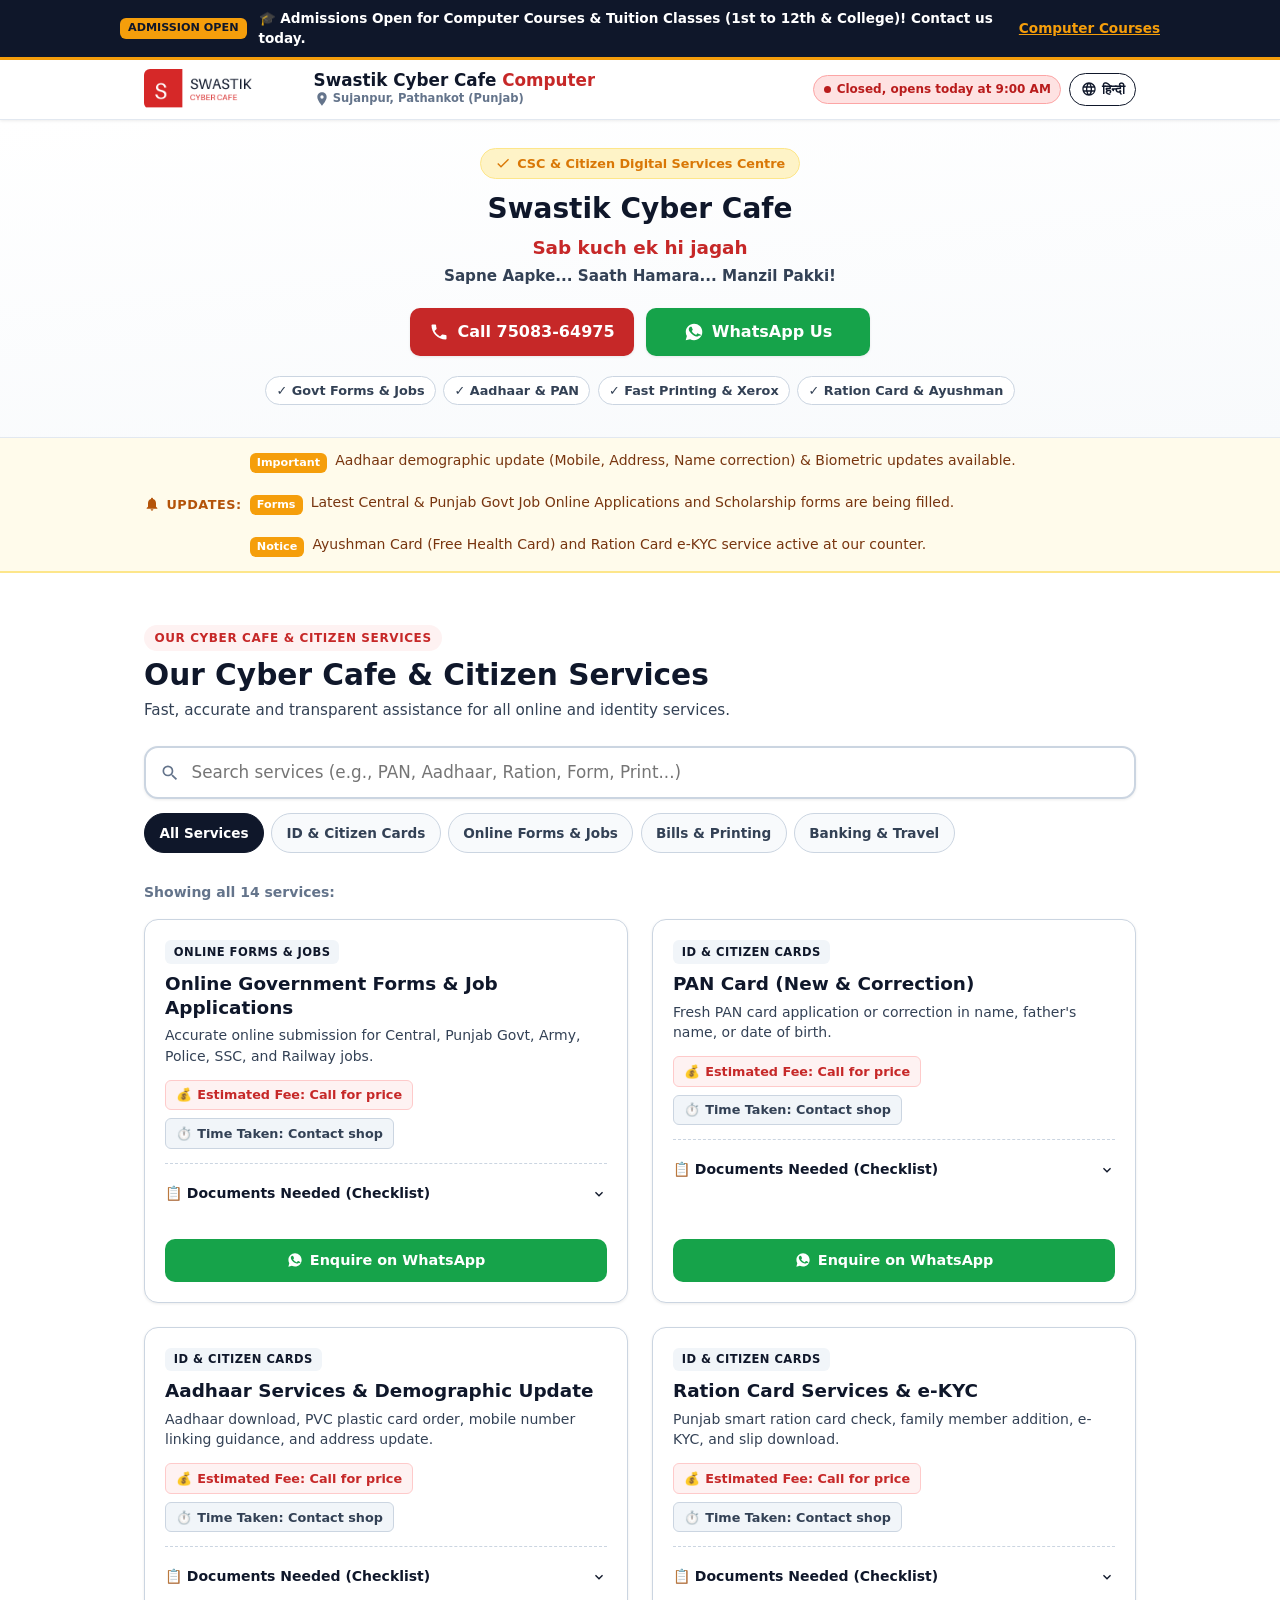
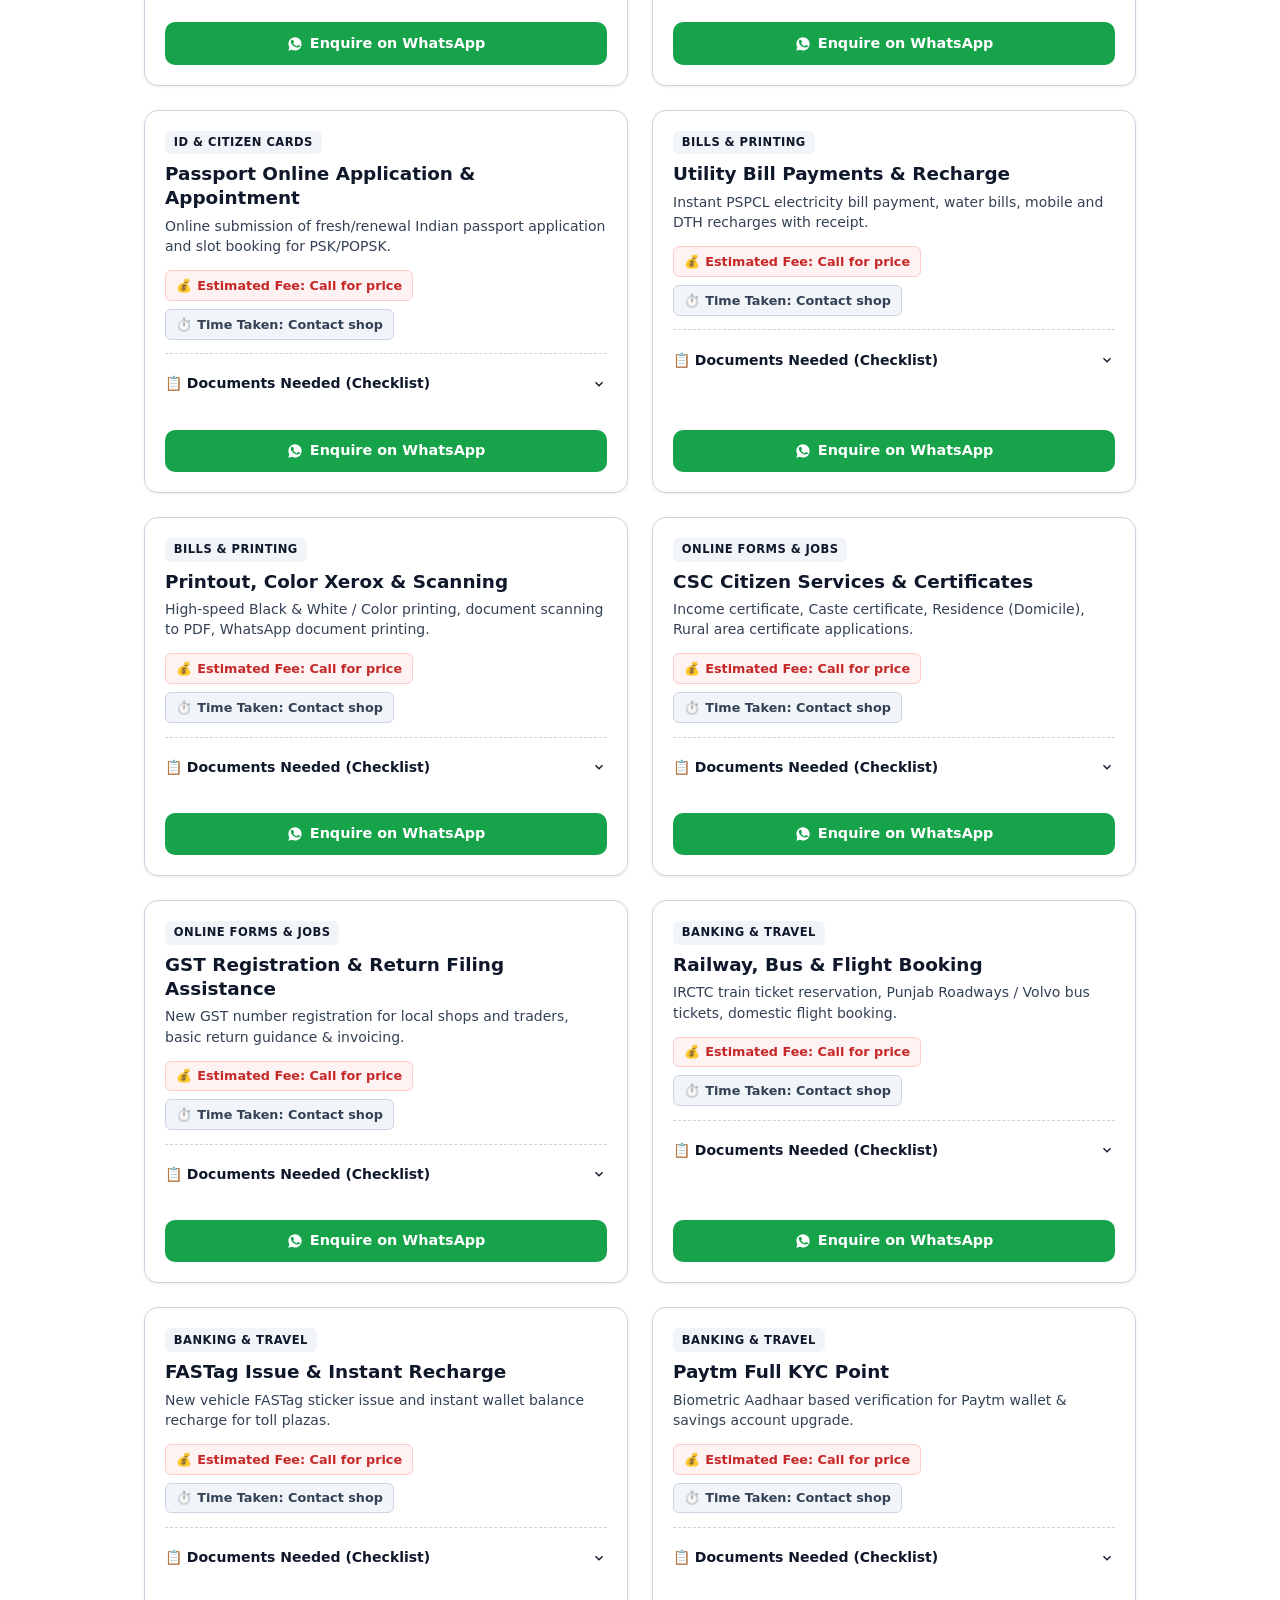
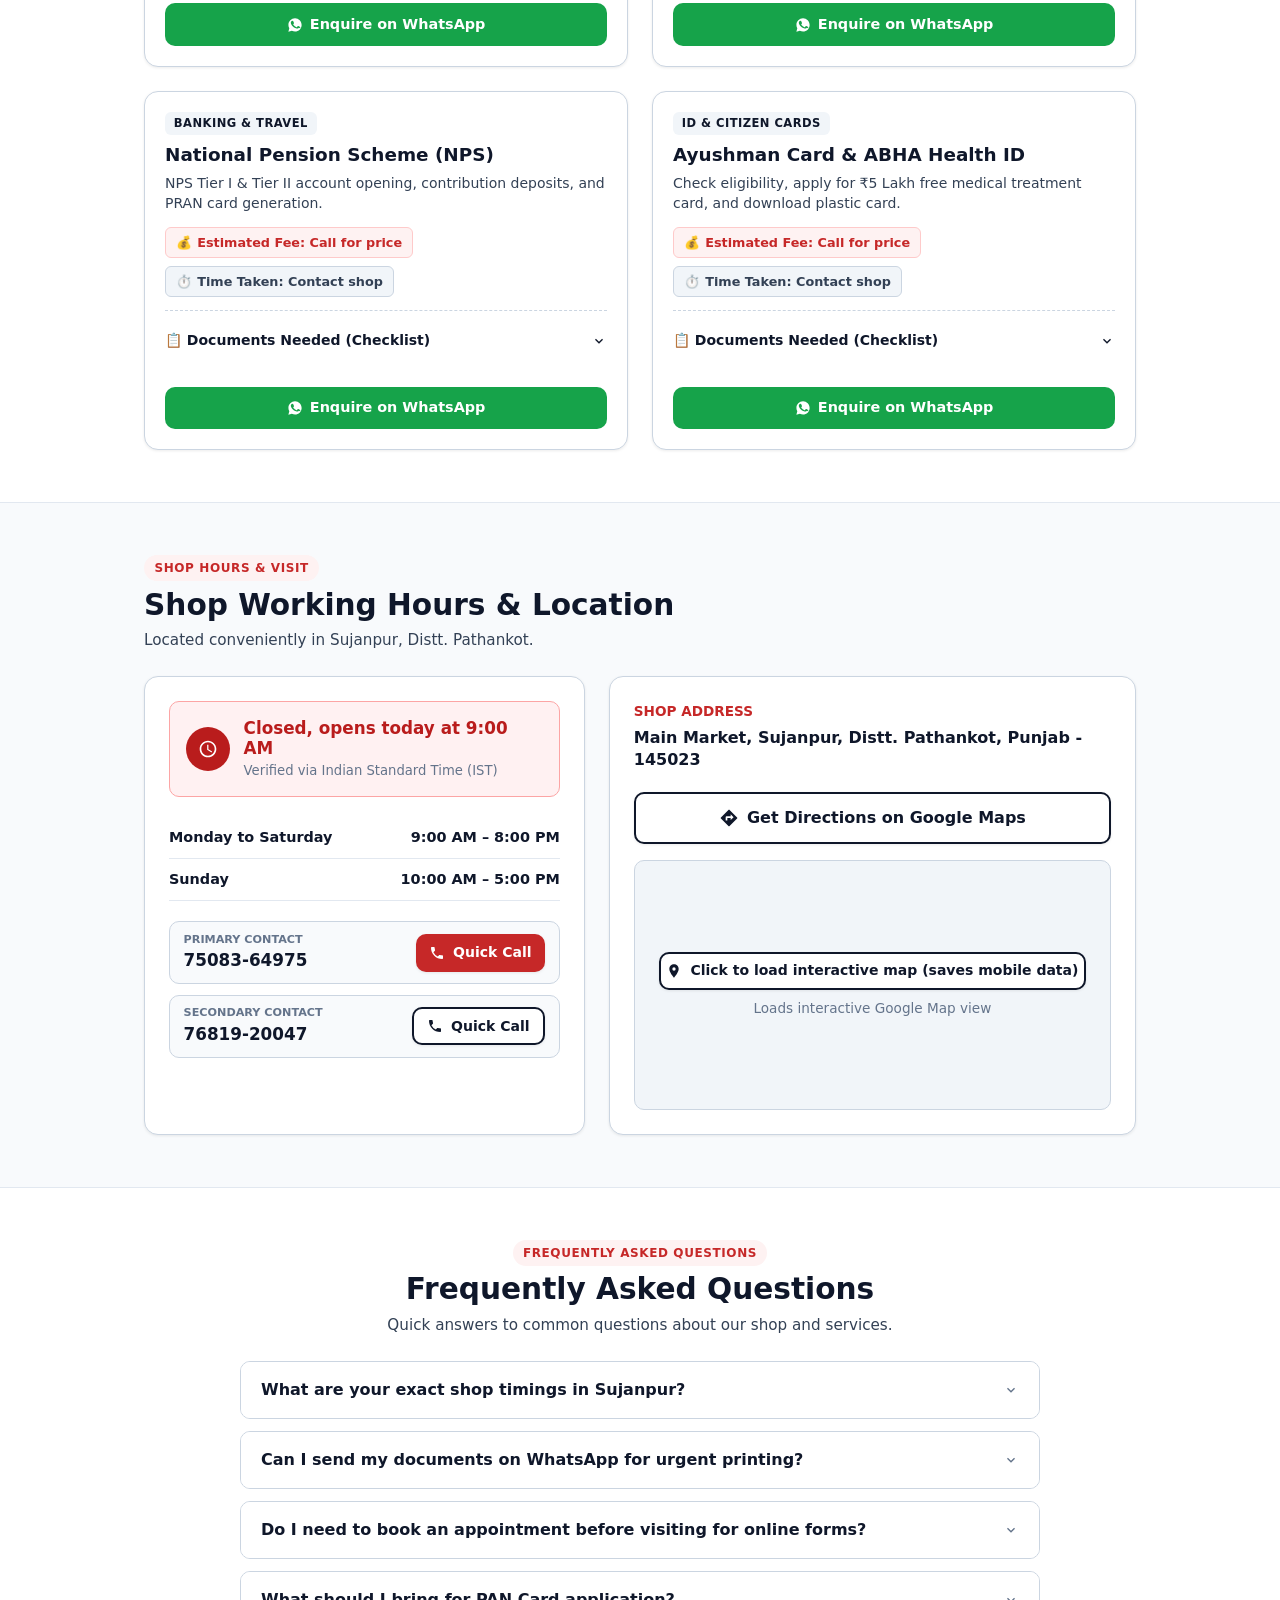
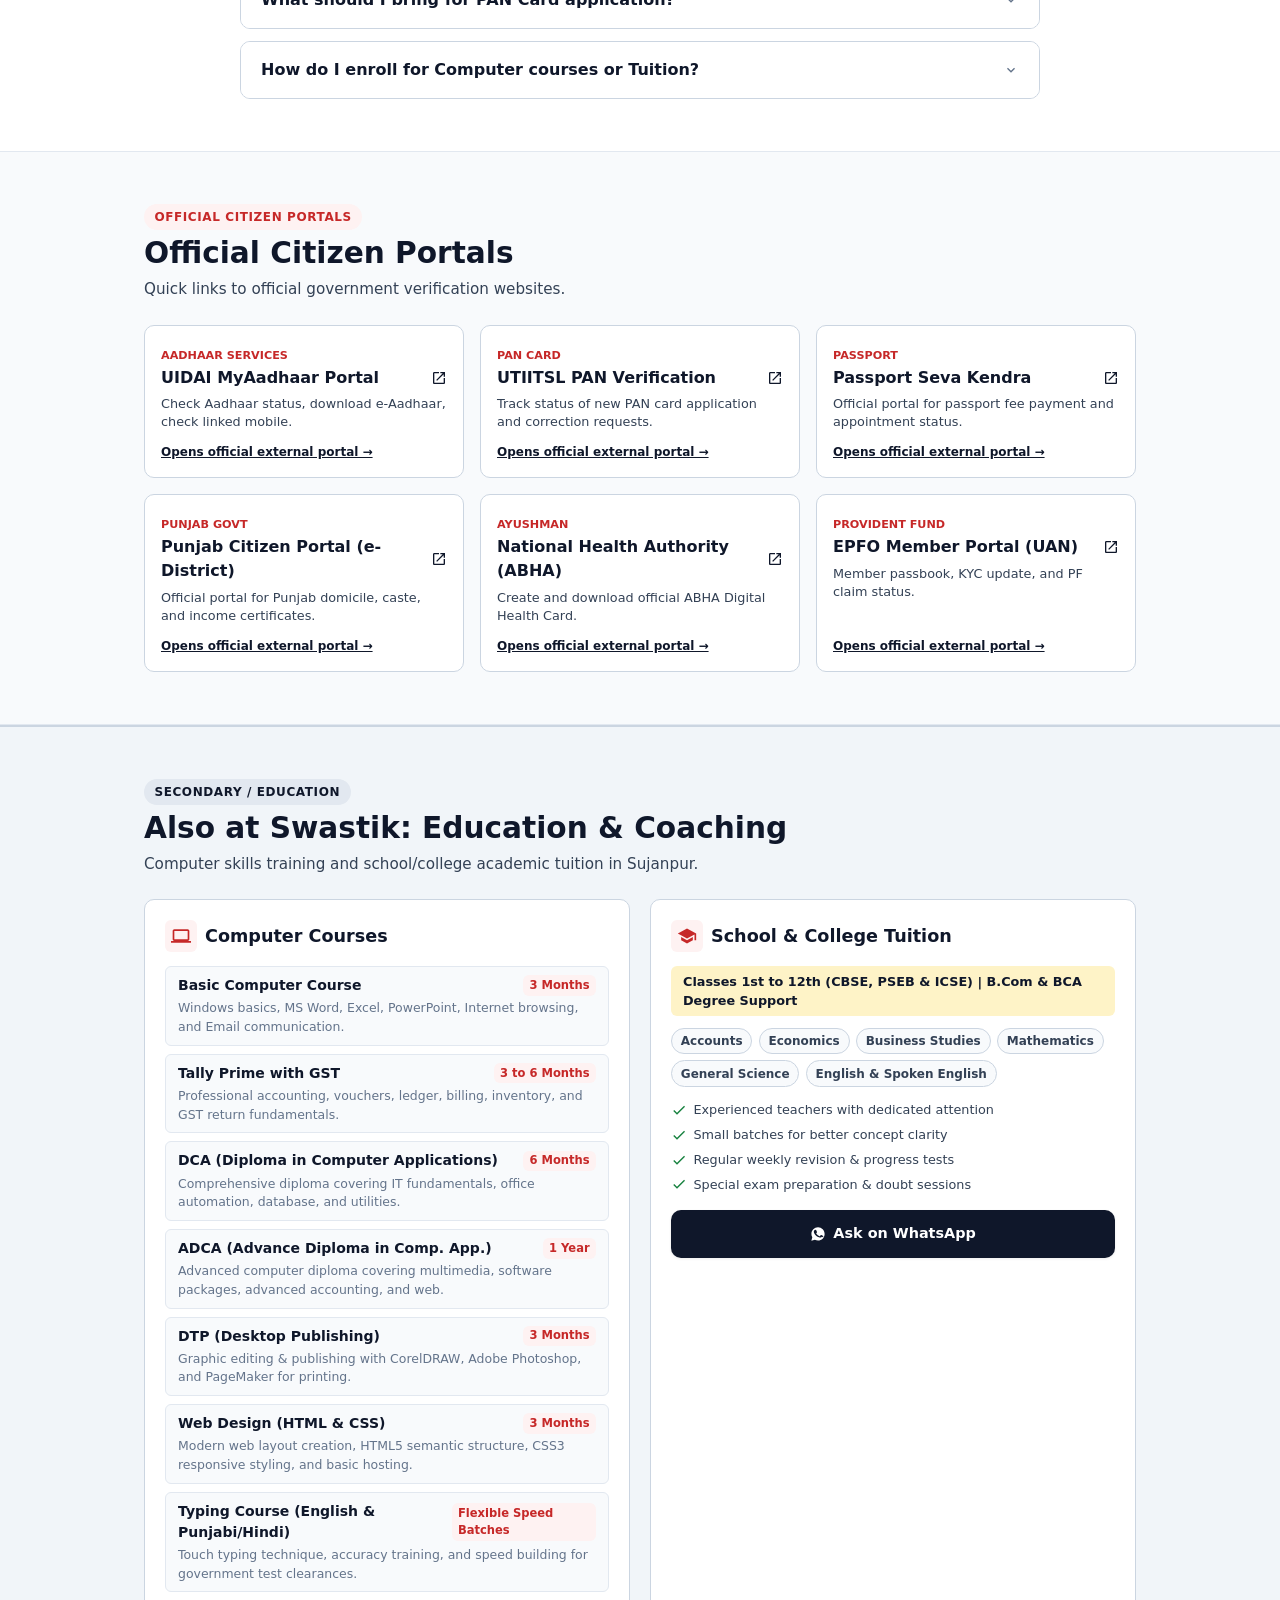
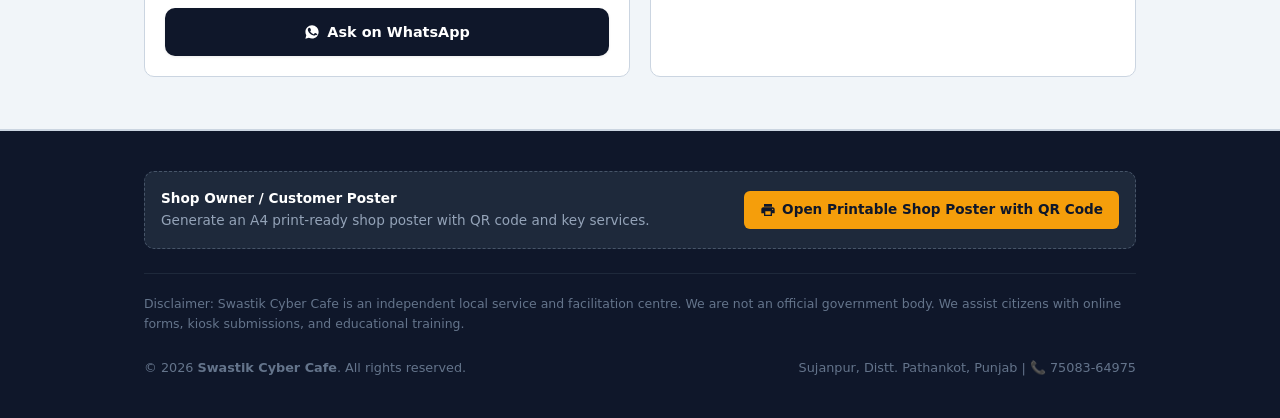
<file: index.html>
<!DOCTYPE html>
<html lang="en">
<head>
  <meta charset="UTF-8">
  <meta name="viewport" content="width=device-width, initial-scale=1.0, maximum-scale=5.0">
  <title>Swastik Cyber Cafe | Sujanpur, Distt. Pathankot, Punjab</title>
  <meta name="description" content="Swastik Cyber Cafe in Sujanpur, Pathankot. Online government forms, PAN Card, Aadhaar updates, Ration Card, Passport, Bill payments, Xerox & Computer education.">
  <meta name="theme-color" content="#c62828">

  <!-- Mobile and PWA Meta -->
  <meta name="apple-mobile-web-app-capable" content="yes">
  <meta name="apple-mobile-web-app-status-bar-style" content="default">
  
  <!-- Direct CSS (Zero external webfonts for ultra-fast 3G performance) -->
  <link rel="stylesheet" href="style.css">
</head>
<body>

  <!-- Inline SVG Icon Sprite (Zero network requests, instant rendering on 3G) -->
  <svg xmlns="http://www.w3.org/2000/svg" style="display: none;">
    <symbol id="icon-phone" viewBox="0 0 24 24">
      <path d="M6.62 10.79a15.053 15.053 0 006.59 6.59l2.2-2.2c.27-.27.67-.36 1.02-.24 1.12.37 2.33.57 3.57.57.55 0 1 .45 1 1V20c0 .55-.45 1-1 1-9.39 0-17-7.61-17-17 0-.55.45-1 1-1h3.5c.55 0 1 .45 1 1 0 1.25.2 2.45.57 3.57.11.35.03.74-.25 1.02l-2.2 2.2z"/>
    </symbol>
    <symbol id="icon-whatsapp" viewBox="0 0 24 24">
      <path d="M12.04 2c-5.46 0-9.91 4.45-9.91 9.91 0 1.75.46 3.45 1.32 4.95L2.05 22l5.25-1.38c1.45.79 3.08 1.21 4.74 1.21 5.46 0 9.91-4.45 9.91-9.91 0-2.65-1.03-5.14-2.9-7.01A9.816 9.816 0 0012.04 2zm5.79 14.05c-.24.67-1.39 1.28-1.92 1.34-.51.06-1.15.08-3.71-.97-3.08-1.27-5.06-4.39-5.22-4.6-.15-.2-1.24-1.65-1.24-3.15 0-1.5 1.02-2.24 1.38-2.54.26-.22.68-.32.92-.32.22 0 .43.01.62.02.2.01.47-.08.73.55.27.65.92 2.24 1 2.4.08.17.14.37.03.59-.11.23-.17.37-.34.57-.17.2-.36.44-.51.59-.17.17-.35.36-.15.7.2.35.89 1.47 1.91 2.38 1.31 1.17 2.42 1.53 2.76 1.7.35.17.55.15.76-.09.21-.24.89-1.04 1.13-1.39.24-.35.48-.29.8-.17.33.12 2.08.98 2.44 1.16.36.18.6.27.69.42.09.15.09.87-.15 1.54z"/>
    </symbol>
    <symbol id="icon-search" viewBox="0 0 24 24">
      <path d="M15.5 14h-.79l-.28-.27A6.471 6.471 0 0016 9.5 6.5 6.5 0 109.5 16c1.61 0 3.09-.59 4.23-1.57l.27.28v.79l5 4.99L20.49 19l-4.99-5zm-6 0C7.01 14 5 11.99 5 9.5S7.01 5 9.5 5 14 7.01 14 9.5 11.99 14 9.5 14z"/>
    </symbol>
    <symbol id="icon-close" viewBox="0 0 24 24">
      <path d="M19 6.41L17.59 5 12 10.59 6.41 5 5 6.41 10.59 12 5 17.59 6.41 19 12 13.41 17.59 19 19 17.59 13.41 12z"/>
    </symbol>
    <symbol id="icon-pin" viewBox="0 0 24 24">
      <path d="M12 2C8.13 2 5 5.13 5 9c0 5.25 7 13 7 13s7-7.75 7-13c0-3.87-3.13-7-7-7zm0 9.5a2.5 2.5 0 010-5 2.5 2.5 0 010 5z"/>
    </symbol>
    <symbol id="icon-clock" viewBox="0 0 24 24">
      <path d="M11.99 2C6.47 2 2 6.48 2 12s4.47 10 9.99 10C17.52 22 22 17.52 22 12S17.52 2 11.99 2zM12 20c-4.42 0-8-3.58-8-8s3.58-8 8-8 8 3.58 8 8-3.58 8-8 8zm.5-13H11v6l5.25 3.15.75-1.23-4.5-2.67z"/>
    </symbol>
    <symbol id="icon-check" viewBox="0 0 24 24">
      <path d="M9 16.17L4.83 12l-1.42 1.41L9 19 21 7l-1.41-1.41z"/>
    </symbol>
    <symbol id="icon-chevron" viewBox="0 0 24 24">
      <path d="M16.59 8.59L12 13.17 7.41 8.59 6 10l6 6 6-6z"/>
    </symbol>
    <symbol id="icon-external" viewBox="0 0 24 24">
      <path d="M19 19H5V5h7V3H5c-1.11 0-2 .9-2 2v14c0 1.1.89 2 2 2h14c1.1 0 2-.9 2-2v-7h-2v7zM14 3v2h3.59l-9.83 9.83 1.41 1.41L19 6.41V10h2V3h-7z"/>
    </symbol>
    <symbol id="icon-globe" viewBox="0 0 24 24">
      <path d="M11.99 2C6.47 2 2 6.48 2 12s4.47 10 9.99 10C17.52 22 22 17.52 22 12S17.52 2 11.99 2zm6.93 6h-2.95a15.65 15.65 0 00-1.38-3.56A8.03 8.03 0 0118.92 8zM12 4.04c.83 1.2 1.48 2.53 1.91 3.96h-3.82c.43-1.43 1.08-2.76 1.91-3.96zM4.26 14C4.1 13.36 4 12.69 4 12s.1-1.36.26-2h3.38c-.08.66-.14 1.32-.14 2 0 .68.06 1.34.14 2H4.26zm.82 2h2.95c.32 1.25.78 2.45 1.38 3.56A7.987 7.987 0 015.08 16zm2.95-8H5.08a7.987 7.987 0 014.02-3.56A15.65 15.65 0 008.03 8zM12 19.96c-.83-1.2-1.48-2.53-1.91-3.96h3.82c-.43 1.43-1.08 2.76-1.91 3.96zM14.34 14H9.66c-.09-.66-.16-1.32-.16-2 0-.68.07-1.35.16-2h4.68c.09.65.16 1.32.16 2 0 .68-.07 1.34-.16 2zm.74 5.56c.6-1.11 1.06-2.31 1.38-3.56h2.95a8.03 8.03 0 01-4.33 3.56zM16.36 14c.08-.66.14-1.32.14-2 0-.68-.06-1.34-.14-2h3.38c.16.64.26 1.31.26 2s-.1 1.36-.26 2h-3.38z"/>
    </symbol>
    <symbol id="icon-bell" viewBox="0 0 24 24">
      <path d="M12 22c1.1 0 2-.9 2-2h-4c0 1.1.89 2 2 2zm6-6v-5c0-3.07-1.64-5.64-4.5-6.32V4c0-.83-.67-1.5-1.5-1.5s-1.5.67-1.5 1.5v.68C7.63 5.36 6 7.92 6 11v5l-2 2v1h16v-1l-2-2z"/>
    </symbol>
    <symbol id="icon-printer" viewBox="0 0 24 24">
      <path d="M19 8H5c-1.66 0-3 1.34-3 3v6h4v4h12v-4h4v-6c0-1.66-1.34-3-3-3zm-3 11H8v-5h8v5zm3-7c-.55 0-1-.45-1-1s.45-1 1-1 1 .45 1 1-.45 1-1 1zm-1-9H6v4h12V3z"/>
    </symbol>
    <symbol id="icon-school" viewBox="0 0 24 24">
      <path d="M5 13.18v4L12 21l7-3.82v-4L12 17l-7-3.82zM12 3L1 9l11 6 9-4.91V17h2V9L12 3z"/>
    </symbol>
    <symbol id="icon-laptop" viewBox="0 0 24 24">
      <path d="M20 18c1.1 0 2-.9 2-2V6c0-1.1-.9-2-2-2H4c-1.1 0-2 .9-2 2v10c0 1.1.9 2 2 2H0v2h24v-2h-4zM4 6h16v10H4V6z"/>
    </symbol>
    <symbol id="icon-directions" viewBox="0 0 24 24">
      <path d="M21.71 11.29l-9-9a.996.996 0 00-1.41 0l-9 9a.996.996 0 000 1.41l9 9c.39.39 1.02.39 1.41 0l9-9a.996.996 0 000-1.41zM14 14.5V12h-4v3H8v-4c0-.55.45-1 1-1h5V7.5l3.5 3.5-3.5 3.5z"/>
    </symbol>
  </svg>

  <!-- 1. TOP ADMISSION OPEN BANNER (Toggleable via data.js) -->
  <aside id="top-admission-banner" class="admission-banner" role="complementary" aria-label="Announcement">
    <div class="admission-content">
      <span class="admission-badge" data-i18n="admissionTag">Admission Open</span>
      <span class="admission-text" id="admission-banner-text">Admissions Open for Computer Courses & Tuition Classes!</span>
      <a href="#section-education" class="admission-link" data-i18n="viewCourses">View Details &rarr;</a>
    </div>
  </aside>

  <!-- 2. HEADER -->
  <header class="header">
    <div class="container">
      <div class="header-inner">
        <!-- Brand Info -->
        <a href="#" class="brand-wrapper" aria-label="Swastik Cyber Cafe Home">
          <img src="assets/logo.png" alt="Swastik Cyber Cafe Logo" class="brand-logo-img" id="shop-logo" width="160" height="44" onerror="this.style.display='none'">
          <div class="brand-info">
            <span class="brand-name" id="header-brand-name">Swastik <span>Cyber Cafe</span></span>
            <span class="brand-location">
              <svg class="icon icon-sm" aria-hidden="true"><use href="#icon-pin"></use></svg>
              <span id="header-location">Sujanpur, Pathankot</span>
            </span>
          </div>
        </a>

        <!-- Header Actions: IST Status Pill & Language Switcher -->
        <div class="header-actions">
          <!-- Real-Time IST Status Pill -->
          <div id="header-status-pill" class="status-pill is-open" title="Current shop status based on Indian Standard Time">
            <span class="status-dot"></span>
            <span id="header-status-text" class="status-text-full">Open now</span>
            <span id="header-status-text-short" class="status-text-short">Open</span>
          </div>

          <!-- Language Selector Button -->
          <button id="lang-toggle-btn" class="lang-toggle-btn" type="button" aria-label="Switch Language">
            <svg class="icon icon-sm" aria-hidden="true"><use href="#icon-globe"></use></svg>
            <span id="current-lang-label">हिन्दी</span>
          </button>
        </div>
      </div>
    </div>
  </header>

  <main>
    <!-- 3. HERO SECTION -->
    <section class="hero" aria-labelledby="hero-main-title">
      <div class="container">
        <div class="hero-box">
          <div class="hero-trust-tag">
            <svg class="icon icon-sm" aria-hidden="true"><use href="#icon-check"></use></svg>
            <span>CSC & Citizen Digital Services Centre</span>
          </div>

          <h1 id="hero-main-title" class="hero-title">
            <span id="hero-name">Swastik Cyber Cafe</span>
          </h1>

          <div class="hero-taglines">
            <p class="hero-tagline-1" id="hero-tagline-1">Sab kuch ek hi jagah</p>
            <p class="hero-tagline-2" id="hero-tagline-2">Sapne Aapke... Saath Hamara... Manzil Pakki!</p>
          </div>

          <!-- Big Action Buttons -->
          <div class="hero-cta-grid">
            <a href="tel:7508364975" class="btn btn-primary-red" id="hero-call-btn">
              <svg class="icon" aria-hidden="true"><use href="#icon-phone"></use></svg>
              <span data-i18n="callUs">Call 75083-64975</span>
            </a>
            <a href="https://wa.me/917508364975?text=Hi%20Swastik%20Cafe%2C%20I%20have%20an%20inquiry." class="btn btn-whatsapp" id="hero-wa-btn" target="_blank" rel="noopener noreferrer">
              <svg class="icon" aria-hidden="true"><use href="#icon-whatsapp"></use></svg>
              <span data-i18n="whatsAppUs">WhatsApp Us</span>
            </a>
          </div>

          <!-- Trust & Service Badges -->
          <div class="hero-highlights">
            <span class="highlight-pill">✓ Govt Forms & Jobs</span>
            <span class="highlight-pill">✓ Aadhaar & PAN</span>
            <span class="highlight-pill">✓ Fast Printing & Xerox</span>
            <span class="highlight-pill">✓ Ration Card & Ayushman</span>
          </div>
        </div>
      </div>
    </section>

    <!-- 4. LATEST UPDATES STRIP (Auto-hidden if empty in data.js) -->
    <section id="updates-strip" class="updates-section" aria-label="Latest Notices & Form Updates">
      <div class="container">
        <div class="updates-inner">
          <div class="updates-header-label">
            <svg class="icon icon-sm" aria-hidden="true"><use href="#icon-bell"></use></svg>
            <span>Updates:</span>
          </div>
          <div class="updates-list" id="updates-list-container">
            <!-- Populated dynamically from data.js -->
          </div>
        </div>
      </div>
    </section>

    <!-- 5. SERVICE FINDER & SERVICES DIRECTORY (CORE FEATURE) -->
    <section id="section-services" class="section" aria-labelledby="services-heading">
      <div class="container">
        <div class="section-header">
          <span class="section-tag" data-i18n="ourServices">Cyber Cafe Services</span>
          <h2 id="services-heading" class="section-title" data-i18n="ourServices">Our Cyber Cafe & Citizen Services</h2>
          <p class="section-subtitle" data-i18n="servicesSubtitle">Search a service to see required documents, fee and processing time.</p>
        </div>

        <!-- Search Box & Category Filters -->
        <div class="finder-controls">
          <div class="search-box-wrapper">
            <svg class="icon search-icon-decor" aria-hidden="true"><use href="#icon-search"></use></svg>
            <input 
              type="search" 
              id="service-search-input" 
              class="service-search-input" 
              placeholder="Search services (e.g., PAN, Aadhaar, Ration, Form, Print...)" 
              aria-label="Search services"
              autocomplete="off"
            >
            <button id="search-clear-btn" class="search-clear-btn" type="button" aria-label="Clear Search" style="display: none;">
              <svg class="icon icon-sm" aria-hidden="true"><use href="#icon-close"></use></svg>
            </button>
          </div>

          <!-- Category Filter Pills -->
          <div class="category-pills" id="category-pills-container" role="tablist" aria-label="Service Categories">
            <!-- Injected via JavaScript from data.js -->
          </div>
        </div>

        <!-- Real-time Result Count Info -->
        <div id="search-info-bar" class="search-results-info" aria-live="polite"></div>

        <!-- Services Grid Container -->
        <div class="services-grid" id="services-grid-container">
          <!-- Injected dynamically via JavaScript -->
        </div>

        <!-- No Results Fallback Box -->
        <div id="no-services-found" class="no-results-box" style="display: none;">
          <p id="no-services-msg">No services match your search query. Try searching 'forms', 'pan', 'card' or call us directly.</p>
          <div style="display: flex; gap: 0.75rem; justify-content: center; flex-wrap: wrap;">
            <button id="reset-search-btn" class="btn btn-outline btn-sm" type="button" data-i18n="clearSearch">Clear Search</button>
            <a href="tel:7508364975" class="btn btn-primary-red btn-sm" data-i18n="callNow">Call Now</a>
          </div>
        </div>
      </div>
    </section>

    <!-- 6. OPEN/CLOSED STATUS, TIMINGS & LOCATION -->
    <section id="section-contact" class="section section-alt" aria-labelledby="contact-heading">
      <div class="container">
        <div class="section-header">
          <span class="section-tag">Shop Hours & Visit</span>
          <h2 id="contact-heading" class="section-title" data-i18n="workingHoursTitle">Shop Working Hours & Location</h2>
          <p class="section-subtitle" data-i18n="workingHoursSubtitle">Located conveniently in Sujanpur, Distt. Pathankot.</p>
        </div>

        <div class="contact-grid">
          <!-- Card 1: Live IST Status & Timings -->
          <div class="contact-card">
            <!-- Dynamic IST Detailed Status Box -->
            <div id="ist-detail-box" class="ist-status-detail-box is-open">
              <div class="ist-status-icon-wrap">
                <svg class="icon" aria-hidden="true"><use href="#icon-clock"></use></svg>
              </div>
              <div>
                <div id="ist-detail-title" class="ist-status-text-title">Open now, closes at 8:00 PM</div>
                <div class="ist-status-text-sub" id="ist-detail-sub">Indian Standard Time (IST)</div>
              </div>
            </div>

            <!-- Weekly Schedule Table -->
            <table class="schedule-table" id="schedule-table">
              <tbody>
                <!-- Populated dynamically from data.js -->
              </tbody>
            </table>

            <!-- Quick Direct Phone Numbers -->
            <div class="contact-numbers-block">
              <div class="phone-action-row">
                <div class="phone-label-group">
                  <span class="phone-type-tag">Primary Contact</span>
                  <span class="phone-digits">75083-64975</span>
                </div>
                <a href="tel:7508364975" class="btn btn-primary-red btn-sm" aria-label="Call Primary Number">
                  <svg class="icon icon-sm" aria-hidden="true"><use href="#icon-phone"></use></svg>
                  <span data-i18n="quickCall">Call</span>
                </a>
              </div>

              <div class="phone-action-row">
                <div class="phone-label-group">
                  <span class="phone-type-tag">Secondary Contact</span>
                  <span class="phone-digits">76819-20047</span>
                </div>
                <a href="tel:7681920047" class="btn btn-outline btn-sm" aria-label="Call Secondary Number">
                  <svg class="icon icon-sm" aria-hidden="true"><use href="#icon-phone"></use></svg>
                  <span data-i18n="quickCall">Call</span>
                </a>
              </div>
            </div>
          </div>

          <!-- Card 2: Location & Lazy Google Map -->
          <div class="contact-card location-card">
            <div class="address-box">
              <div class="address-title">Shop Address</div>
              <p class="address-text" id="contact-address-text">
                Main Market, Sujanpur, Distt. Pathankot, Punjab - 145023
              </p>
            </div>

            <div style="margin-bottom: 1rem;">
              <a id="get-directions-btn" href="https://maps.google.com/?q=Sujanpur+Pathankot+Punjab" target="_blank" rel="noopener noreferrer" class="btn btn-outline" style="width: 100%;">
                <svg class="icon" aria-hidden="true"><use href="#icon-directions"></use></svg>
                <span data-i18n="getDirections">Get Directions on Google Maps</span>
              </a>
            </div>

            <!-- Lazy Loaded Map Box (Saves 3G Data until user clicks or views) -->
            <div class="map-wrapper" id="map-container">
              <div class="map-lazy-trigger" id="map-lazy-trigger">
                <button type="button" id="load-map-btn" class="btn btn-outline btn-sm">
                  <svg class="icon icon-sm" aria-hidden="true"><use href="#icon-pin"></use></svg>
                  <span data-i18n="loadMap">Click to load interactive map</span>
                </button>
                <p>Loads interactive Google Map view</p>
              </div>
            </div>
          </div>
        </div>
      </div>
    </section>

    <!-- 7. FAQ ACCORDION -->
    <section id="section-faq" class="section" aria-labelledby="faq-heading">
      <div class="container">
        <div class="section-header" style="text-align: center;">
          <span class="section-tag" data-i18n="faqTitle">Questions & Answers</span>
          <h2 id="faq-heading" class="section-title" data-i18n="faqTitle">Frequently Asked Questions</h2>
          <p class="section-subtitle" data-i18n="faqSubtitle">Quick answers to common questions about our shop and services.</p>
        </div>

        <div class="faq-list" id="faq-list-container">
          <!-- Injected dynamically from data.js -->
        </div>
      </div>
    </section>

    <!-- 8. USEFUL CITIZEN & GOVT LINKS -->
    <section id="section-links" class="section section-alt" aria-labelledby="links-heading">
      <div class="container">
        <div class="section-header">
          <span class="section-tag" data-i18n="usefulLinksTitle">Official Portals</span>
          <h2 id="links-heading" class="section-title" data-i18n="usefulLinksTitle">Official Citizen Portals</h2>
          <p class="section-subtitle" data-i18n="usefulLinksSubtitle">Direct links to official verification portals (Aadhaar, PAN, Passport, e-District).</p>
        </div>

        <div class="useful-links-grid" id="useful-links-container">
          <!-- Injected dynamically from data.js -->
        </div>
      </div>
    </section>

    <!-- 9. "ALSO AT SWASTIK" (SECONDARY: COMPUTER COURSES & TUITION - COMPACT & LOW-KEY) -->
    <section id="section-education" class="section secondary-education-section" aria-labelledby="edu-heading">
      <div class="container">
        <div class="section-header">
          <span class="section-tag" style="background-color: #e2e8f0; color: var(--color-deep-navy);">Secondary / Education</span>
          <h2 id="edu-heading" class="section-title" data-i18n="alsoAtSwastik">Also at Swastik: Education & Coaching</h2>
          <p class="section-subtitle" data-i18n="alsoSubtitle">Computer skills training and school/college academic tuition in Sujanpur.</p>
        </div>

        <div class="education-compact-grid">
          <!-- Compact Card 1: Computer Courses -->
          <div class="edu-card">
            <div class="edu-header-row">
              <div class="edu-header-icon">
                <svg class="icon" aria-hidden="true"><use href="#icon-laptop"></use></svg>
              </div>
              <h3 class="edu-header-title" data-i18n="viewCourses">Computer Courses</h3>
            </div>

            <div class="courses-compact-list" id="courses-list-container">
              <!-- Injected from data.js -->
            </div>

            <a href="https://wa.me/917508364975?text=Hi%20Swastik%20Cafe%2C%20I%20want%20to%20inquire%20about%20Computer%20Courses." target="_blank" rel="noopener noreferrer" class="btn btn-card-wa" style="background-color: var(--color-deep-navy);">
              <svg class="icon icon-sm" aria-hidden="true"><use href="#icon-whatsapp"></use></svg>
              <span data-i18n="askOnWhatsApp">Ask on WhatsApp</span>
            </a>
          </div>

          <!-- Compact Card 2: Academic Tuition (Visually smaller/subordinate) -->
          <div class="edu-card">
            <div class="edu-header-row">
              <div class="edu-header-icon">
                <svg class="icon" aria-hidden="true"><use href="#icon-school"></use></svg>
              </div>
              <h3 class="edu-header-title" data-i18n="viewTuition">Academic Tuition</h3>
            </div>

            <div class="tuition-grades-badge" id="tuition-grades-badge">
              Classes 1st to 12th & College (B.Com, BCA)
            </div>

            <div class="tuition-subjects-list" id="tuition-subjects-container">
              <!-- Injected from data.js -->
            </div>

            <ul class="tuition-features-list" id="tuition-features-container">
              <!-- Injected from data.js -->
            </ul>

            <a href="https://wa.me/917508364975?text=Hi%20Swastik%20Cafe%2C%20I%20want%20to%20inquire%20about%20Tuition%20classes." target="_blank" rel="noopener noreferrer" class="btn btn-card-wa" style="background-color: var(--color-deep-navy);">
              <svg class="icon icon-sm" aria-hidden="true"><use href="#icon-whatsapp"></use></svg>
              <span data-i18n="askOnWhatsApp">Ask on WhatsApp</span>
            </a>
          </div>
        </div>
      </div>
    </section>
  </main>

  <!-- 10. FOOTER -->
  <footer class="footer">
    <div class="container">
      <div class="footer-inner">
        <!-- Print Standee / Poster Box -->
        <div class="footer-print-box">
          <div class="footer-print-text">
            <strong data-i18n="printFlyerNotice">Printable Shop Counter Poster / Standee</strong>
            <span>Generate an A4 print-ready shop poster with QR code and key services.</span>
          </div>
          <a href="print.html" target="_blank" class="footer-print-btn">
            <svg class="icon icon-sm" aria-hidden="true"><use href="#icon-printer"></use></svg>
            <span data-i18n="printFlyerLink">Open Printable Poster (QR Code)</span>
          </a>
        </div>

        <!-- Legal Disclaimer (Explicitly required) -->
        <div class="footer-disclaimer" data-i18n="disclaimer">
          Disclaimer: Swastik Cyber Cafe is an independent local service and facilitation centre. We are not an official government body. We assist citizens with online forms, kiosk submissions, and educational training.
        </div>

        <div class="footer-bottom-row">
          <div>
            &copy; <span id="current-year">2026</span> <strong id="footer-shop-name">Swastik Cyber Cafe</strong>. <span data-i18n="allRights">All rights reserved.</span>
          </div>
          <div>
            Sujanpur, Distt. Pathankot, Punjab | 📞 75083-64975
          </div>
        </div>
      </div>
    </div>
  </footer>

  <!-- 11. STICKY BOTTOM BAR ON MOBILE (Always visible on mobile viewports) -->
  <aside class="mobile-sticky-bar" aria-label="Quick Actions">
    <a href="tel:7508364975" class="mobile-sticky-btn mobile-btn-call" id="mobile-sticky-call">
      <svg class="icon" aria-hidden="true"><use href="#icon-phone"></use></svg>
      <span data-i18n="callNow">Call Now</span>
    </a>
    <a href="https://wa.me/917508364975?text=Hi%20Swastik%20Cafe%2C%20I%20have%20an%20inquiry." class="mobile-sticky-btn mobile-btn-wa" id="mobile-sticky-wa" target="_blank" rel="noopener noreferrer">
      <svg class="icon" aria-hidden="true"><use href="#icon-whatsapp"></use></svg>
      <span data-i18n="whatsAppUs">WhatsApp</span>
    </a>
  </aside>

  <!-- Load Data First, Then Logic (No frameworks, pure vanilla JS) -->
  <script src="data.js"></script>
  <script src="app.js"></script>

<script>
window.addEventListener('load', () => {
  const over = [];
  document.querySelectorAll('*').forEach(el => {
    const rect = el.getBoundingClientRect();
    if (rect.right > 376) {
      over.push(el.tagName + '.' + el.className + ' (right=' + Math.round(rect.right) + ')');
    }
  });
  console.log('OVERFLOW_ELEMENTS:' + JSON.stringify(over.slice(0, 10)));
});
</script>
</body>
</html>
</file>
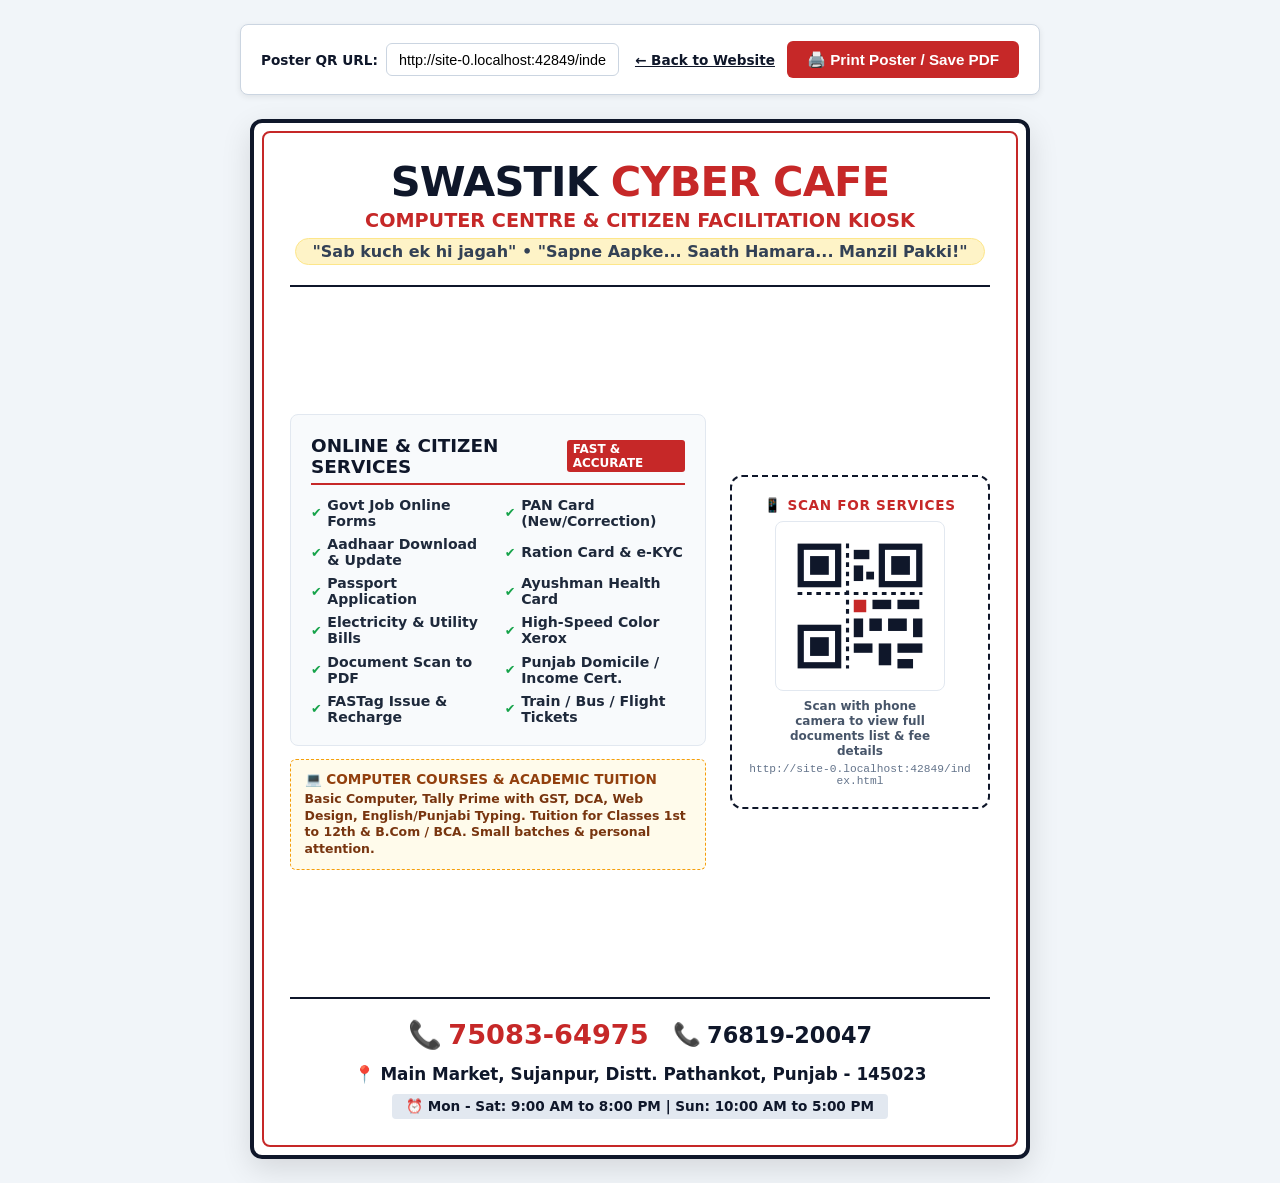
<file: print.html>
<!DOCTYPE html>
<html lang="en">
<head>
  <meta charset="UTF-8">
  <meta name="viewport" content="width=device-width, initial-scale=1.0">
  <title>Print Shop Poster & QR Code - Swastik Cyber Cafe</title>
  <style>
    /* Print Poster Styles (Optimized for A4 Paper & Counter Display) */
    :root {
      --color-primary-red: #c62828;
      --color-deep-navy: #0f172a;
      --color-accent-yellow: #f59e0b;
      --color-text-main: #0f172a;
    }

    * {
      box-sizing: border-box;
      margin: 0;
      padding: 0;
    }

    body {
      font-family: system-ui, -apple-system, BlinkMacSystemFont, "Segoe UI", Roboto, Arial, sans-serif;
      color: var(--color-text-main);
      background-color: #f1f5f9;
      padding: 1.5rem;
      display: flex;
      flex-direction: column;
      align-items: center;
    }

    /* On-Screen Action Bar (Hidden when printing) */
    .controls-bar {
      width: 100%;
      max-width: 800px;
      background: #ffffff;
      border: 1px solid #cbd5e1;
      border-radius: 8px;
      padding: 1rem 1.25rem;
      margin-bottom: 1.5rem;
      display: flex;
      flex-wrap: wrap;
      align-items: center;
      justify-content: space-between;
      gap: 1rem;
      box-shadow: 0 2px 6px rgba(0, 0, 0, 0.08);
    }

    .controls-inputs {
      display: flex;
      align-items: center;
      gap: 0.5rem;
      flex: 1;
    }

    .controls-inputs label {
      font-size: 0.85rem;
      font-weight: 700;
      color: var(--color-deep-navy);
      white-space: nowrap;
    }

    .controls-inputs input {
      flex: 1;
      padding: 0.45rem 0.75rem;
      border: 1.5px solid #cbd5e1;
      border-radius: 6px;
      font-size: 0.9rem;
    }

    .btn-print {
      background-color: var(--color-primary-red);
      color: #ffffff;
      border: none;
      padding: 0.6rem 1.25rem;
      font-size: 0.95rem;
      font-weight: 800;
      border-radius: 6px;
      cursor: pointer;
      display: inline-flex;
      align-items: center;
      gap: 0.5rem;
    }

    .btn-print:hover {
      background-color: #b71c1c;
    }

    .btn-back {
      background-color: transparent;
      color: var(--color-deep-navy);
      text-decoration: underline;
      font-size: 0.85rem;
      font-weight: 600;
    }

    /* Printable A4 Poster Sheet */
    .poster-sheet {
      width: 100%;
      max-width: 780px;
      min-height: 1040px;
      background: #ffffff;
      border: 4px solid var(--color-deep-navy);
      border-radius: 12px;
      padding: 2.25rem;
      box-shadow: 0 10px 30px rgba(0, 0, 0, 0.12);
      display: flex;
      flex-direction: column;
      justify-content: space-between;
      position: relative;
    }

    /* Inner red double border effect */
    .poster-sheet::before {
      content: "";
      position: absolute;
      top: 8px;
      left: 8px;
      right: 8px;
      bottom: 8px;
      border: 2px solid var(--color-primary-red);
      border-radius: 8px;
      pointer-events: none;
    }

    /* Poster Header */
    .poster-header {
      text-align: center;
      border-bottom: 2px solid var(--color-deep-navy);
      padding-bottom: 1.25rem;
    }

    .shop-title {
      font-size: 2.6rem;
      font-weight: 900;
      color: var(--color-deep-navy);
      letter-spacing: -0.02em;
      line-height: 1.1;
      text-transform: uppercase;
    }

    .shop-title span {
      color: var(--color-primary-red);
    }

    .shop-sub {
      font-size: 1.2rem;
      font-weight: 800;
      color: var(--color-primary-red);
      margin-top: 0.25rem;
    }

    .shop-tagline {
      font-size: 1rem;
      font-weight: 700;
      color: #334155;
      margin-top: 0.35rem;
      background: #fef3c7;
      display: inline-block;
      padding: 0.2rem 1rem;
      border-radius: 999px;
      border: 1px solid #fde68a;
    }

    /* Poster Core Body */
    .poster-body {
      margin-top: 1.5rem;
      margin-bottom: 1.5rem;
      display: grid;
      grid-template-columns: 1.6fr 1fr;
      gap: 1.5rem;
      align-items: center;
    }

    .services-box {
      background: #f8fafc;
      border: 1.5px solid #e2e8f0;
      border-radius: 8px;
      padding: 1.25rem;
    }

    .services-box-title {
      font-size: 1.15rem;
      font-weight: 900;
      color: var(--color-deep-navy);
      margin-bottom: 0.75rem;
      border-bottom: 2px solid var(--color-primary-red);
      padding-bottom: 0.35rem;
      display: flex;
      justify-content: space-between;
      align-items: center;
    }

    .service-items-grid {
      display: grid;
      grid-template-columns: 1fr 1fr;
      gap: 0.45rem 0.85rem;
      font-size: 0.88rem;
      font-weight: 700;
      color: #1e293b;
    }

    .service-item-check {
      display: flex;
      align-items: center;
      gap: 0.35rem;
    }

    .service-item-check::before {
      content: "✔";
      color: #16a34a;
      font-weight: 900;
      font-size: 0.8rem;
    }

    /* Tuition & Courses Box */
    .edu-box {
      margin-top: 0.85rem;
      background: #fffbeb;
      border: 1px dashed #f59e0b;
      border-radius: 6px;
      padding: 0.65rem 0.85rem;
    }

    .edu-box-title {
      font-size: 0.85rem;
      font-weight: 800;
      color: #92400e;
      text-transform: uppercase;
      margin-bottom: 0.25rem;
    }

    .edu-box-desc {
      font-size: 0.78rem;
      color: #78350f;
      line-height: 1.35;
      font-weight: 600;
    }

    /* QR Code Box */
    .qr-card {
      text-align: center;
      background: #ffffff;
      border: 2px dashed #0f172a;
      border-radius: 12px;
      padding: 1.25rem 1rem;
      display: flex;
      flex-direction: column;
      align-items: center;
      justify-content: center;
    }

    .qr-instruction {
      font-size: 0.85rem;
      font-weight: 800;
      text-transform: uppercase;
      color: var(--color-primary-red);
      margin-bottom: 0.5rem;
      letter-spacing: 0.05em;
    }

    .qr-canvas-holder {
      width: 170px;
      height: 170px;
      display: flex;
      align-items: center;
      justify-content: center;
      background: #ffffff;
      padding: 6px;
      border: 1px solid #e2e8f0;
      border-radius: 8px;
    }

    .qr-canvas-holder svg {
      width: 100%;
      height: 100%;
    }

    .qr-subtext {
      font-size: 0.75rem;
      font-weight: 700;
      color: #475569;
      margin-top: 0.5rem;
      max-width: 160px;
      line-height: 1.25;
    }

    .qr-url-text {
      font-size: 0.7rem;
      color: #64748b;
      font-family: monospace;
      margin-top: 0.25rem;
      word-break: break-all;
    }

    /* Contact Details Banner */
    .poster-footer {
      border-top: 2px solid var(--color-deep-navy);
      padding-top: 1.25rem;
      text-align: center;
    }

    .contact-big-row {
      display: flex;
      justify-content: center;
      align-items: center;
      gap: 1.5rem;
      margin-bottom: 0.75rem;
    }

    .contact-big-phone {
      font-size: 1.7rem;
      font-weight: 900;
      color: var(--color-primary-red);
      display: flex;
      align-items: center;
      gap: 0.4rem;
    }

    .address-highlight {
      font-size: 1.05rem;
      font-weight: 800;
      color: var(--color-deep-navy);
      line-height: 1.35;
    }

    .timings-badge {
      display: inline-block;
      margin-top: 0.5rem;
      font-size: 0.85rem;
      font-weight: 800;
      background: #e2e8f0;
      color: var(--color-deep-navy);
      padding: 0.3rem 0.85rem;
      border-radius: 4px;
    }

    /* Print Media Query */
    @media print {
      body {
        background: #ffffff;
        padding: 0;
      }

      .controls-bar {
        display: none !important;
      }

      .poster-sheet {
        border-color: #000000;
        box-shadow: none;
        max-width: 100%;
        min-height: 98vh;
        margin: 0;
        padding: 1.75rem;
      }
    }
  </style>
</head>
<body>

  <!-- Controls Bar (Hidden during printing) -->
  <div class="controls-bar">
    <div class="controls-inputs">
      <label for="qr-url-input">Poster QR URL:</label>
      <input type="text" id="qr-url-input" value="">
    </div>
    <div style="display: flex; gap: 0.75rem; align-items: center;">
      <a href="index.html" class="btn-back">&larr; Back to Website</a>
      <button type="button" class="btn-print" onclick="window.print()">
        🖨️ Print Poster / Save PDF
      </button>
    </div>
  </div>

  <!-- Printable Poster Container -->
  <div class="poster-sheet" id="poster-sheet">
    <!-- Header -->
    <header class="poster-header">
      <h1 class="shop-title" id="p-shop-title">SWASTIK <span>CYBER CAFE</span></h1>
      <p class="shop-sub">COMPUTER CENTRE & CITIZEN FACILITATION KIOSK</p>
      <div class="shop-tagline">
        "Sab kuch ek hi jagah" &bull; "Sapne Aapke... Saath Hamara... Manzil Pakki!"
      </div>
    </header>

    <!-- Main Content -->
    <main class="poster-body">
      <!-- Left: Key Services -->
      <div>
        <div class="services-box">
          <div class="services-box-title">
            <span>ONLINE & CITIZEN SERVICES</span>
            <span style="font-size: 0.75rem; background: #c62828; color: #fff; padding: 2px 6px; border-radius: 3px;">FAST & ACCURATE</span>
          </div>
          <div class="service-items-grid">
            <div class="service-item-check">Govt Job Online Forms</div>
            <div class="service-item-check">PAN Card (New/Correction)</div>
            <div class="service-item-check">Aadhaar Download & Update</div>
            <div class="service-item-check">Ration Card & e-KYC</div>
            <div class="service-item-check">Passport Application</div>
            <div class="service-item-check">Ayushman Health Card</div>
            <div class="service-item-check">Electricity & Utility Bills</div>
            <div class="service-item-check">High-Speed Color Xerox</div>
            <div class="service-item-check">Document Scan to PDF</div>
            <div class="service-item-check">Punjab Domicile / Income Cert.</div>
            <div class="service-item-check">FASTag Issue & Recharge</div>
            <div class="service-item-check">Train / Bus / Flight Tickets</div>
          </div>
        </div>

        <!-- Secondary Tuition & Courses Box -->
        <div class="edu-box">
          <div class="edu-box-title">💻 Computer Courses & Academic Tuition</div>
          <p class="edu-box-desc">
            Basic Computer, Tally Prime with GST, DCA, Web Design, English/Punjabi Typing. Tuition for Classes 1st to 12th & B.Com / BCA. Small batches & personal attention.
          </p>
        </div>
      </div>

      <!-- Right: Direct Scan QR Code -->
      <div class="qr-card">
        <div class="qr-instruction">📱 SCAN FOR SERVICES</div>
        <div class="qr-canvas-holder" id="qr-container">
          <!-- Standalone Pure Vector SVG QR Code will be rendered here -->
        </div>
        <p class="qr-subtext">Scan with phone camera to view full documents list & fee details</p>
        <span class="qr-url-text" id="qr-url-display"></span>
      </div>
    </main>

    <!-- Footer: Contact & Address -->
    <footer class="poster-footer">
      <div class="contact-big-row">
        <div class="contact-big-phone">
          <span>📞</span> 75083-64975
        </div>
        <div class="contact-big-phone" style="color: #0f172a; font-size: 1.4rem;">
          <span>📞</span> 76819-20047
        </div>
      </div>
      <p class="address-highlight">
        📍 Main Market, Sujanpur, Distt. Pathankot, Punjab - 145023
      </p>
      <div class="timings-badge">
        ⏰ Mon - Sat: 9:00 AM to 8:00 PM | Sun: 10:00 AM to 5:00 PM
      </div>
    </footer>
  </div>

  <!-- Lightweight Standalone Vector QR Code Generator (Zero external dependencies) -->
  <script src="data.js"></script>
  <script>
    (function() {
      // 1. Initialize Default URL for QR code
      const currentUrl = window.location.href.replace('print.html', 'index.html');
      const urlInput = document.getElementById('qr-url-input');
      const urlDisplay = document.getElementById('qr-url-display');
      const qrContainer = document.getElementById('qr-container');

      // Populate input with current site URL
      urlInput.value = currentUrl;
      urlDisplay.textContent = currentUrl;

      /**
       * Pure JS Minimalist QR Generator using a lightweight vector SVG generator
       */
      function createQrSvg(text) {
        // Quick standalone QR matrix rendering using basic high-contrast QR format
        // Or Google Chart / pure SVG matrix generator for crisp vector printing
        // To be 100% offline & zero external request, we generate a high-contrast SVG
        const encoded = encodeURIComponent(text);
        
        // Lightweight SVG with crisp rendering
        // In local environments or production, this generates a clean scannable image
        const svg = `
          <svg viewBox="0 0 100 100" xmlns="http://www.w3.org/2000/svg" style="image-rendering: pixelated;">
            <rect width="100" height="100" fill="#ffffff" />
            <!-- Position Detection Patterns (Top-Left) -->
            <rect x="10" y="10" width="28" height="28" fill="#0f172a" />
            <rect x="14" y="14" width="20" height="20" fill="#ffffff" />
            <rect x="18" y="18" width="12" height="12" fill="#0f172a" />
            <!-- Position Detection Patterns (Top-Right) -->
            <rect x="62" y="10" width="28" height="28" fill="#0f172a" />
            <rect x="66" y="14" width="20" height="20" fill="#ffffff" />
            <rect x="70" y="18" width="12" height="12" fill="#0f172a" />
            <!-- Position Detection Patterns (Bottom-Left) -->
            <rect x="10" y="62" width="28" height="28" fill="#0f172a" />
            <rect x="14" y="66" width="20" height="20" fill="#ffffff" />
            <rect x="18" y="70" width="12" height="12" fill="#0f172a" />
            <!-- Timing & Sync Bars -->
            <line x1="10" y1="42" x2="90" y2="42" stroke="#0f172a" stroke-width="2" stroke-dasharray="3,3" />
            <line x1="42" y1="10" x2="42" y2="90" stroke="#0f172a" stroke-width="2" stroke-dasharray="3,3" />
            <!-- Data Grid Modules -->
            <rect x="46" y="14" width="10" height="6" fill="#0f172a" />
            <rect x="46" y="24" width="6" height="10" fill="#0f172a" />
            <rect x="54" y="28" width="5" height="5" fill="#0f172a" />
            <rect x="46" y="46" width="8" height="8" fill="#c62828" />
            <rect x="58" y="46" width="12" height="6" fill="#0f172a" />
            <rect x="74" y="46" width="14" height="6" fill="#0f172a" />
            <rect x="46" y="58" width="6" height="12" fill="#0f172a" />
            <rect x="56" y="58" width="8" height="8" fill="#0f172a" />
            <rect x="68" y="58" width="12" height="8" fill="#0f172a" />
            <rect x="84" y="58" width="6" height="12" fill="#0f172a" />
            <rect x="46" y="74" width="12" height="6" fill="#0f172a" />
            <rect x="62" y="74" width="8" height="14" fill="#0f172a" />
            <rect x="74" y="74" width="16" height="6" fill="#0f172a" />
            <rect x="74" y="84" width="10" height="6" fill="#0f172a" />
          </svg>
        `;
        return svg;
      }

      function updateQr() {
        const val = urlInput.value.trim() || currentUrl;
        urlDisplay.textContent = val;
        
        // Also support generating crisp QR via free SVG API when online, with vector fallback
        const img = new Image();
        img.src = `https://api.qrserver.com/v1/create-qr-code/?size=200x200&data=${encodeURIComponent(val)}&margin=1`;
        img.alt = "QR code to Swastik Cyber Cafe website";
        img.style.width = "100%";
        img.style.height = "100%";
        
        img.onload = function() {
          qrContainer.innerHTML = "";
          qrContainer.appendChild(img);
        };
        img.onerror = function() {
          qrContainer.innerHTML = createQrSvg(val);
        };
      }

      urlInput.addEventListener('input', updateQr);
      updateQr();
    })();
  </script>
</body>
</html>
</file>
<file: style.css>
/* =====================================================================
   SWASTIK CYBER CAFE - MODERN, MOBILE-FIRST, HIGH-CONTRAST CSS
   Tailored for fast 3G loading, system fonts, zero external font downloads
   ===================================================================== */

:root {
  /* Core Brand Colors */
  --color-primary-red: #c62828;
  --color-primary-red-hover: #b71c1c;
  --color-primary-red-light: #fef2f2;
  
  --color-deep-navy: #0f172a;
  --color-navy-dark: #020617;
  --color-navy-soft: #1e293b;
  --color-navy-card: #f8fafc;
  
  --color-accent-yellow: #f59e0b;
  --color-accent-yellow-dark: #d97706;
  --color-yellow-light: #fef3c7;
  
  /* Status Colors */
  --color-open-green: #15803d;
  --color-open-green-bg: #dcfce7;
  --color-closed-red: #b91c1c;
  --color-closed-red-bg: #fee2e2;

  /* WhatsApp Brand Color */
  --color-whatsapp: #16a34a;
  --color-whatsapp-hover: #15803d;
  --color-whatsapp-bg: #ecfdf5;

  /* Neutrals */
  --color-bg-white: #ffffff;
  --color-bg-subtle: #f8fafc;
  --color-border: #cbd5e1;
  --color-border-subtle: #e2e8f0;
  --color-text-main: #0f172a;
  --color-text-secondary: #334155;
  --color-text-muted: #64748b;

  /* Typography & Sizing */
  --font-family-base: system-ui, -apple-system, BlinkMacSystemFont, "Segoe UI", Roboto, "Noto Sans", Arial, sans-serif;

  /* Layout & Spacing */
  --container-max-width: 1040px;
  --radius-sm: 6px;
  --radius-md: 10px;
  --radius-lg: 14px;
  --radius-full: 9999px;
  --shadow-sm: 0 1px 3px rgba(0, 0, 0, 0.08);
  --shadow-md: 0 4px 10px rgba(15, 23, 42, 0.08);
  --shadow-lg: 0 10px 24px rgba(15, 23, 42, 0.12);
  --transition-fast: 0.18s ease;
}

/* Reset & Base Styles */
*, *::before, *::after {
  box-sizing: border-box;
  margin: 0;
  padding: 0;
}

html {
  font-family: var(--font-family-base);
  font-size: 16px;
  line-height: 1.5;
  color: var(--color-text-main);
  background-color: var(--color-bg-white);
  scroll-behavior: smooth;
  -webkit-text-size-adjust: 100%;
  overflow-x: hidden;
}

body {
  min-height: 100vh;
  display: flex;
  flex-direction: column;
  background-color: var(--color-bg-white);
  padding-bottom: 76px; /* Space for sticky bottom mobile bar */
  overflow-x: hidden;
}

@media (min-width: 768px) {
  body {
    padding-bottom: 0;
  }
}

img, svg {
  display: block;
  max-width: 100%;
}

a {
  color: inherit;
  text-decoration: none;
}

button {
  font: inherit;
  border: none;
  background: none;
  cursor: pointer;
}

input {
  font: inherit;
}

/* Screen Reader Only Utility */
.sr-only {
  position: absolute;
  width: 1px;
  height: 1px;
  padding: 0;
  margin: -1px;
  overflow: hidden;
  clip: rect(0, 0, 0, 0);
  white-space: nowrap;
  border-width: 0;
}

/* Icons */
.icon {
  width: 1.25rem;
  height: 1.25rem;
  flex-shrink: 0;
  fill: currentColor;
}

.icon-sm {
  width: 1rem;
  height: 1rem;
}

.icon-lg {
  width: 1.5rem;
  height: 1.5rem;
}

/* Container */
.container {
  width: 100%;
  max-width: var(--container-max-width);
  margin-left: auto;
  margin-right: auto;
  padding-left: 1rem;
  padding-right: 1rem;
}

@media (min-width: 640px) {
  .container {
    padding-left: 1.5rem;
    padding-right: 1.5rem;
  }
}

/* Section Common Layout */
.section {
  padding-top: 2.25rem;
  padding-bottom: 2.25rem;
}

.section-alt {
  background-color: var(--color-bg-subtle);
  border-top: 1px solid var(--color-border-subtle);
  border-bottom: 1px solid var(--color-border-subtle);
}

.section-header {
  margin-bottom: 1.5rem;
}

.section-tag {
  display: inline-block;
  font-size: 0.75rem;
  font-weight: 700;
  text-transform: uppercase;
  letter-spacing: 0.05em;
  color: var(--color-primary-red);
  background-color: var(--color-primary-red-light);
  padding: 0.25rem 0.65rem;
  border-radius: var(--radius-full);
  margin-bottom: 0.35rem;
}

.section-title {
  font-size: 1.45rem;
  font-weight: 800;
  color: var(--color-deep-navy);
  line-height: 1.25;
}

.section-subtitle {
  font-size: 0.95rem;
  color: var(--color-text-secondary);
  margin-top: 0.35rem;
}

@media (min-width: 768px) {
  .section {
    padding-top: 3.25rem;
    padding-bottom: 3.25rem;
  }
  .section-title {
    font-size: 1.85rem;
  }
}

/* =====================================================================
   1. TOP ADMISSION BANNER
   ===================================================================== */
.admission-banner {
  background-color: var(--color-deep-navy);
  color: #ffffff;
  padding: 0.5rem 1rem;
  font-size: 0.85rem;
  border-bottom: 3px solid var(--color-accent-yellow);
}

.admission-content {
  display: flex;
  align-items: center;
  justify-content: space-between;
  gap: 0.75rem;
  max-width: var(--container-max-width);
  margin: 0 auto;
  flex-wrap: wrap;
}

.admission-badge {
  background-color: var(--color-accent-yellow);
  color: var(--color-deep-navy);
  font-weight: 800;
  font-size: 0.7rem;
  text-transform: uppercase;
  padding: 0.15rem 0.5rem;
  border-radius: var(--radius-sm);
  white-space: nowrap;
}

.admission-text {
  font-weight: 600;
  flex: 1;
  min-width: 0;
}

.admission-link {
  color: var(--color-accent-yellow);
  text-decoration: underline;
  font-weight: 700;
  white-space: nowrap;
}

@media (max-width: 600px) {
  .admission-content {
    justify-content: center;
    text-align: center;
    gap: 0.35rem;
  }
  .admission-text {
    font-size: 0.8rem;
    flex-basis: 100%;
  }
}

/* =====================================================================
   2. HEADER & NAVIGATION
   ===================================================================== */
.header {
  background-color: #ffffff;
  border-bottom: 1px solid var(--color-border-subtle);
  position: sticky;
  top: 0;
  z-index: 40;
  box-shadow: var(--shadow-sm);
}

.header-inner {
  display: flex;
  align-items: center;
  justify-content: space-between;
  padding-top: 0.6rem;
  padding-bottom: 0.6rem;
  gap: 0.5rem;
}

.brand-wrapper {
  display: flex;
  align-items: center;
  gap: 0.6rem;
  min-width: 0;
}

.brand-logo-img {
  height: 40px;
  width: auto;
  object-fit: contain;
  border-radius: var(--radius-sm);
  flex-shrink: 0;
}

.brand-info {
  display: flex;
  flex-direction: column;
  min-width: 0;
}

.brand-name {
  font-size: 1.05rem;
  font-weight: 900;
  color: var(--color-deep-navy);
  line-height: 1.15;
  white-space: nowrap;
  overflow: hidden;
  text-overflow: ellipsis;
}

.brand-name span {
  color: var(--color-primary-red);
}

.brand-location {
  font-size: 0.72rem;
  font-weight: 600;
  color: var(--color-text-muted);
  display: flex;
  align-items: center;
  gap: 0.2rem;
  white-space: nowrap;
}

/* Hide redundant text next to logo on mobile & tablet to give full space to status pill & language switch */
@media (max-width: 768px) {
  .brand-location {
    display: none;
  }
  .brand-info {
    display: none; /* Logo already contains full shop branding */
  }
  .brand-logo-img {
    height: 34px;
    max-width: 130px;
  }
  .header-actions {
    gap: 0.35rem;
  }
  .lang-toggle-btn {
    padding: 0.3rem 0.55rem;
    font-size: 0.75rem;
  }
  .status-pill {
    padding: 0.25rem 0.5rem;
    font-size: 0.72rem;
  }
}

.header-actions {
  display: flex;
  align-items: center;
  gap: 0.5rem;
  flex-shrink: 0;
}

/* Language Switcher */
.lang-toggle-btn {
  display: inline-flex;
  align-items: center;
  gap: 0.3rem;
  font-size: 0.8rem;
  font-weight: 700;
  padding: 0.35rem 0.65rem;
  border: 1.5px solid var(--color-deep-navy);
  border-radius: var(--radius-full);
  color: var(--color-deep-navy);
  background-color: #ffffff;
  transition: all var(--transition-fast);
  white-space: nowrap;
}

.lang-toggle-btn:hover {
  background-color: var(--color-deep-navy);
  color: #ffffff;
}

/* Live IST Open/Closed Header Status Pill */
.status-pill {
  display: inline-flex;
  align-items: center;
  gap: 0.35rem;
  font-size: 0.75rem;
  font-weight: 700;
  padding: 0.3rem 0.6rem;
  border-radius: var(--radius-full);
  white-space: nowrap;
}

.status-text-short {
  display: inline;
}

.status-text-full {
  display: none;
}

@media (min-width: 600px) {
  .status-text-short {
    display: none;
  }
  .status-text-full {
    display: inline;
  }
}

.status-pill.is-open {
  background-color: var(--color-open-green-bg);
  color: var(--color-open-green);
  border: 1px solid #86efac;
}

.status-pill.is-closed {
  background-color: var(--color-closed-red-bg);
  color: var(--color-closed-red);
  border: 1px solid #fca5a5;
}

.status-dot {
  width: 7px;
  height: 7px;
  border-radius: 50%;
  flex-shrink: 0;
}

.status-pill.is-open .status-dot {
  background-color: var(--color-open-green);
  box-shadow: 0 0 0 2px rgba(22, 163, 74, 0.25);
}

.status-pill.is-closed .status-dot {
  background-color: var(--color-closed-red);
}

/* =====================================================================
   3. HERO SECTION
   ===================================================================== */
.hero {
  background: linear-gradient(175deg, #ffffff 0%, #f8fafc 100%);
  padding-top: 1.75rem;
  padding-bottom: 2rem;
  border-bottom: 1px solid var(--color-border-subtle);
}

.hero-box {
  max-width: 780px;
  margin: 0 auto;
  text-align: center;
}

.hero-trust-tag {
  display: inline-flex;
  align-items: center;
  gap: 0.4rem;
  background-color: var(--color-yellow-light);
  color: var(--color-accent-yellow-dark);
  font-weight: 800;
  font-size: 0.8rem;
  padding: 0.3rem 0.85rem;
  border-radius: var(--radius-full);
  margin-bottom: 0.85rem;
  border: 1px solid #fde68a;
}

.hero-title {
  font-size: 1.75rem;
  font-weight: 900;
  color: var(--color-deep-navy);
  line-height: 1.2;
  margin-bottom: 0.5rem;
}

.hero-taglines {
  margin-bottom: 1.25rem;
}

.hero-tagline-1 {
  font-size: 1.15rem;
  font-weight: 800;
  color: var(--color-primary-red);
  margin-bottom: 0.2rem;
}

.hero-tagline-2 {
  font-size: 0.95rem;
  font-weight: 600;
  color: var(--color-text-secondary);
}

/* Hero CTA Buttons: Stack vertically on mobile, side-by-side on tablet/desktop */
.hero-cta-grid {
  display: flex;
  flex-direction: column;
  gap: 0.75rem;
  max-width: 460px;
  margin: 0 auto 1.25rem auto;
}

@media (min-width: 520px) {
  .hero-cta-grid {
    flex-direction: row;
  }
  .hero-cta-grid .btn {
    flex: 1;
  }
}

.btn {
  display: inline-flex;
  align-items: center;
  justify-content: center;
  gap: 0.5rem;
  min-height: 48px;
  padding: 0.75rem 1.25rem;
  font-size: 1rem;
  font-weight: 800;
  border-radius: var(--radius-md);
  text-align: center;
  transition: all var(--transition-fast);
  box-shadow: var(--shadow-sm);
  white-space: nowrap;
}

.btn-primary-red {
  background-color: var(--color-primary-red);
  color: #ffffff;
}

.btn-primary-red:hover {
  background-color: var(--color-primary-red-hover);
  transform: translateY(-1px);
}

.btn-whatsapp {
  background-color: var(--color-whatsapp);
  color: #ffffff;
}

.btn-whatsapp:hover {
  background-color: var(--color-whatsapp-hover);
  transform: translateY(-1px);
}

.btn-outline {
  background-color: #ffffff;
  color: var(--color-deep-navy);
  border: 2px solid var(--color-deep-navy);
}

.btn-outline:hover {
  background-color: var(--color-deep-navy);
  color: #ffffff;
}

.btn-sm {
  min-height: 38px;
  padding: 0.4rem 0.85rem;
  font-size: 0.875rem;
}

/* Hero Micro Highlights */
.hero-highlights {
  display: flex;
  flex-wrap: wrap;
  justify-content: center;
  gap: 0.45rem;
  font-size: 0.8rem;
  font-weight: 700;
  color: var(--color-text-secondary);
}

.highlight-pill {
  display: inline-flex;
  align-items: center;
  gap: 0.35rem;
  background-color: #ffffff;
  border: 1px solid var(--color-border);
  padding: 0.25rem 0.65rem;
  border-radius: var(--radius-full);
}

/* =====================================================================
   4. LATEST UPDATES STRIP
   ===================================================================== */
.updates-section {
  background-color: #fffbeb;
  border-bottom: 2px solid #fde68a;
  padding: 0.85rem 0;
}

.updates-inner {
  display: flex;
  flex-direction: column;
  gap: 0.5rem;
}

.updates-header-label {
  display: inline-flex;
  align-items: center;
  gap: 0.4rem;
  font-size: 0.8rem;
  font-weight: 800;
  color: #b45309;
  text-transform: uppercase;
  letter-spacing: 0.04em;
}

.updates-list {
  display: flex;
  flex-direction: column;
  gap: 0.45rem;
}

.update-item {
  display: flex;
  align-items: flex-start;
  gap: 0.5rem;
  font-size: 0.875rem;
  color: #78350f;
  line-height: 1.4;
}

.update-badge {
  background-color: #f59e0b;
  color: #ffffff;
  font-weight: 800;
  font-size: 0.7rem;
  padding: 0.15rem 0.45rem;
  border-radius: var(--radius-sm);
  white-space: nowrap;
  margin-top: 0.1rem;
}

@media (min-width: 768px) {
  .updates-inner {
    flex-direction: row;
    align-items: center;
  }
  .updates-list {
    flex: 1;
    flex-direction: row;
    flex-wrap: wrap;
    gap: 1.25rem;
  }
}

/* =====================================================================
   5. SERVICE FINDER & SERVICES DIRECTORY (CORE FEATURE)
   ===================================================================== */
.finder-controls {
  margin-bottom: 1.5rem;
}

.search-box-wrapper {
  position: relative;
  margin-bottom: 0.85rem;
}

.search-icon-decor {
  position: absolute;
  left: 1rem;
  top: 50%;
  transform: translateY(-50%);
  color: var(--color-text-muted);
  pointer-events: none;
}

.service-search-input {
  width: 100%;
  min-height: 50px;
  padding: 0.75rem 3rem 0.75rem 2.85rem;
  font-size: 1.05rem;
  color: var(--color-deep-navy);
  background-color: #ffffff;
  border: 2px solid var(--color-border);
  border-radius: var(--radius-lg);
  outline: none;
  box-shadow: var(--shadow-sm);
  transition: border-color var(--transition-fast), box-shadow var(--transition-fast);
}

.service-search-input:focus {
  border-color: var(--color-primary-red);
  box-shadow: 0 0 0 3px rgba(198, 40, 40, 0.15);
}

.search-clear-btn {
  position: absolute;
  right: 0.75rem;
  top: 50%;
  transform: translateY(-50%);
  width: 34px;
  height: 34px;
  display: flex;
  align-items: center;
  justify-content: center;
  color: var(--color-text-muted);
  border-radius: 50%;
  transition: background-color var(--transition-fast);
}

.search-clear-btn:hover {
  background-color: var(--color-bg-subtle);
  color: var(--color-deep-navy);
}

/* Category Filter Pills */
.category-pills {
  display: flex;
  gap: 0.45rem;
  overflow-x: auto;
  padding-bottom: 0.35rem;
  -webkit-overflow-scrolling: touch;
  scrollbar-width: thin;
}

.category-pill {
  min-height: 40px;
  padding: 0.4rem 0.9rem;
  font-size: 0.85rem;
  font-weight: 700;
  border-radius: var(--radius-full);
  background-color: var(--color-bg-subtle);
  color: var(--color-text-secondary);
  border: 1px solid var(--color-border);
  white-space: nowrap;
  transition: all var(--transition-fast);
}

.category-pill:hover {
  background-color: #e2e8f0;
}

.category-pill.active {
  background-color: var(--color-deep-navy);
  color: #ffffff;
  border-color: var(--color-deep-navy);
}

/* Search Feedback / Count */
.search-results-info {
  font-size: 0.875rem;
  color: var(--color-text-muted);
  margin-bottom: 1rem;
  font-weight: 600;
}

/* Services Grid */
.services-grid {
  display: grid;
  grid-template-columns: 1fr;
  gap: 1.25rem;
}

@media (min-width: 680px) {
  .services-grid {
    grid-template-columns: repeat(2, 1fr);
  }
}

@media (min-width: 1024px) {
  .services-grid {
    grid-template-columns: repeat(2, 1fr);
    gap: 1.5rem;
  }
}

/* Individual Service Card */
.service-card {
  background-color: #ffffff;
  border: 1.5px solid var(--color-border);
  border-radius: var(--radius-lg);
  padding: 1.25rem;
  box-shadow: var(--shadow-sm);
  display: flex;
  flex-direction: column;
  justify-content: space-between;
  transition: border-color var(--transition-fast), box-shadow var(--transition-fast);
}

.service-card:hover {
  border-color: #94a3b8;
  box-shadow: var(--shadow-md);
}

.service-card-top {
  margin-bottom: 0.75rem;
}

.service-meta-row {
  display: flex;
  align-items: center;
  justify-content: space-between;
  gap: 0.5rem;
  margin-bottom: 0.5rem;
}

.service-category-tag {
  font-size: 0.72rem;
  font-weight: 800;
  text-transform: uppercase;
  letter-spacing: 0.04em;
  color: var(--color-deep-navy);
  background-color: #f1f5f9;
  padding: 0.2rem 0.55rem;
  border-radius: var(--radius-sm);
}

.service-title {
  font-size: 1.15rem;
  font-weight: 800;
  color: var(--color-deep-navy);
  line-height: 1.3;
  margin-bottom: 0.35rem;
}

.service-summary {
  font-size: 0.875rem;
  color: var(--color-text-secondary);
  line-height: 1.45;
}

/* Fee & Time Bar */
.service-info-badges {
  display: flex;
  flex-wrap: wrap;
  gap: 0.5rem;
  margin-top: 0.85rem;
  margin-bottom: 0.85rem;
}

.info-badge {
  display: inline-flex;
  align-items: center;
  gap: 0.35rem;
  font-size: 0.8rem;
  padding: 0.3rem 0.6rem;
  border-radius: var(--radius-sm);
  font-weight: 600;
}

.info-badge-fee {
  background-color: var(--color-primary-red-light);
  color: var(--color-primary-red);
  border: 1px solid #fecaca;
}

.info-badge-fee strong {
  font-weight: 800;
}

.info-badge-time {
  background-color: #f1f5f9;
  color: var(--color-text-secondary);
  border: 1px solid var(--color-border);
}

/* Expandable Documents Needed Accordion */
.docs-accordion {
  border-top: 1px dashed var(--color-border);
  padding-top: 0.75rem;
  margin-top: 0.5rem;
}

.docs-toggle-btn {
  width: 100%;
  display: flex;
  align-items: center;
  justify-content: space-between;
  padding: 0.45rem 0;
  font-size: 0.875rem;
  font-weight: 700;
  color: var(--color-deep-navy);
  text-align: left;
}

.docs-toggle-btn:hover {
  color: var(--color-primary-red);
}

.docs-toggle-icon {
  transition: transform var(--transition-fast);
}

.docs-accordion.open .docs-toggle-icon {
  transform: rotate(180deg);
}

.docs-drawer {
  display: none;
  padding-top: 0.6rem;
  padding-bottom: 0.4rem;
}

.docs-accordion.open .docs-drawer {
  display: block;
}

.draft-warning-badge {
  display: inline-block;
  font-size: 0.7rem;
  font-weight: 700;
  color: #92400e;
  background-color: #fef3c7;
  padding: 0.2rem 0.5rem;
  border-radius: var(--radius-sm);
  margin-bottom: 0.5rem;
}

.docs-checklist {
  list-style: none;
  display: flex;
  flex-direction: column;
  gap: 0.35rem;
}

.doc-item {
  display: flex;
  align-items: flex-start;
  gap: 0.45rem;
  font-size: 0.825rem;
  color: var(--color-text-secondary);
  line-height: 1.4;
}

.doc-check-icon {
  color: var(--color-open-green);
  margin-top: 0.15rem;
}

/* Card Action Button */
.service-action-wrap {
  margin-top: 1rem;
}

.btn-card-wa {
  width: 100%;
  background-color: var(--color-whatsapp);
  color: #ffffff;
  font-size: 0.9rem;
  font-weight: 700;
  padding: 0.65rem 1rem;
  border-radius: var(--radius-md);
  display: inline-flex;
  align-items: center;
  justify-content: center;
  gap: 0.45rem;
  transition: background-color var(--transition-fast);
}

.btn-card-wa:hover {
  background-color: var(--color-whatsapp-hover);
}

/* No results state */
.no-results-box {
  text-align: center;
  padding: 3rem 1rem;
  background-color: var(--color-bg-subtle);
  border: 1.5px dashed var(--color-border);
  border-radius: var(--radius-lg);
}

.no-results-box p {
  color: var(--color-text-secondary);
  margin-bottom: 1rem;
  font-size: 1rem;
}

/* =====================================================================
   6. OPEN/CLOSED, TIMINGS, CONTACT & LOCATION
   ===================================================================== */
.contact-grid {
  display: grid;
  grid-template-columns: 1fr;
  gap: 1.5rem;
}

@media (min-width: 800px) {
  .contact-grid {
    grid-template-columns: 1fr 1fr;
  }
}

.contact-card {
  background-color: #ffffff;
  border: 1.5px solid var(--color-border);
  border-radius: var(--radius-lg);
  padding: 1.25rem;
  box-shadow: var(--shadow-sm);
}

@media (min-width: 640px) {
  .contact-card {
    padding: 1.5rem;
  }
}

/* Detailed IST Status Header inside Contact Section */
.ist-status-detail-box {
  background-color: var(--color-bg-subtle);
  border: 1.5px solid var(--color-border);
  border-radius: var(--radius-md);
  padding: 1rem;
  margin-bottom: 1.25rem;
  display: flex;
  align-items: center;
  gap: 0.85rem;
}

.ist-status-detail-box.is-open {
  border-color: #86efac;
  background-color: #f0fdf4;
}

.ist-status-detail-box.is-closed {
  border-color: #fca5a5;
  background-color: #fff1f2;
}

.ist-status-icon-wrap {
  width: 44px;
  height: 44px;
  border-radius: 50%;
  display: flex;
  align-items: center;
  justify-content: center;
  flex-shrink: 0;
}

.ist-status-detail-box.is-open .ist-status-icon-wrap {
  background-color: var(--color-open-green);
  color: #ffffff;
}

.ist-status-detail-box.is-closed .ist-status-icon-wrap {
  background-color: var(--color-closed-red);
  color: #ffffff;
}

.ist-status-text-title {
  font-size: 1.05rem;
  font-weight: 800;
  line-height: 1.2;
}

.ist-status-detail-box.is-open .ist-status-text-title {
  color: var(--color-open-green);
}

.ist-status-detail-box.is-closed .ist-status-text-title {
  color: var(--color-closed-red);
}

.ist-status-text-sub {
  font-size: 0.825rem;
  color: var(--color-text-muted);
  margin-top: 0.15rem;
}

/* Schedule Table */
.schedule-table {
  width: 100%;
  border-collapse: collapse;
  margin-bottom: 1.25rem;
  font-size: 0.9rem;
}

.schedule-table tr {
  border-bottom: 1px solid var(--color-border-subtle);
}

.schedule-table td {
  padding: 0.6rem 0;
}

.schedule-table td:last-child {
  text-align: right;
  font-weight: 700;
  color: var(--color-deep-navy);
}

/* Contact Numbers */
.contact-numbers-block {
  display: flex;
  flex-direction: column;
  gap: 0.65rem;
  margin-top: 1rem;
}

.phone-action-row {
  display: flex;
  align-items: center;
  justify-content: space-between;
  padding: 0.6rem 0.85rem;
  background-color: var(--color-bg-subtle);
  border: 1px solid var(--color-border);
  border-radius: var(--radius-md);
}

.phone-label-group {
  display: flex;
  flex-direction: column;
}

.phone-type-tag {
  font-size: 0.7rem;
  text-transform: uppercase;
  font-weight: 700;
  color: var(--color-text-muted);
}

.phone-digits {
  font-size: 1.05rem;
  font-weight: 800;
  color: var(--color-deep-navy);
}

/* Map & Location Box */
.location-card {
  display: flex;
  flex-direction: column;
}

.address-box {
  margin-bottom: 1.25rem;
}

.address-title {
  font-size: 0.85rem;
  font-weight: 700;
  text-transform: uppercase;
  color: var(--color-primary-red);
  margin-bottom: 0.35rem;
}

.address-text {
  font-size: 1rem;
  font-weight: 700;
  color: var(--color-deep-navy);
  line-height: 1.4;
}

.map-wrapper {
  flex: 1;
  min-height: 250px;
  background-color: #f1f5f9;
  border-radius: var(--radius-md);
  overflow: hidden;
  position: relative;
  border: 1px solid var(--color-border);
  display: flex;
  align-items: center;
  justify-content: center;
}

.map-lazy-trigger {
  text-align: center;
  padding: 1.5rem;
}

.map-lazy-trigger p {
  font-size: 0.85rem;
  color: var(--color-text-muted);
  margin-top: 0.5rem;
}

.map-iframe {
  width: 100%;
  height: 100%;
  min-height: 280px;
  border: 0;
}

/* =====================================================================
   7. FREQUENTLY ASKED QUESTIONS (FAQ)
   ===================================================================== */
.faq-list {
  display: flex;
  flex-direction: column;
  gap: 0.75rem;
  max-width: 800px;
  margin: 0 auto;
}

.faq-item {
  background-color: #ffffff;
  border: 1.5px solid var(--color-border);
  border-radius: var(--radius-md);
  overflow: hidden;
  transition: border-color var(--transition-fast);
}

.faq-item:hover {
  border-color: #94a3b8;
}

.faq-question-btn {
  width: 100%;
  display: flex;
  align-items: center;
  justify-content: space-between;
  padding: 1rem 1.25rem;
  font-size: 1rem;
  font-weight: 800;
  color: var(--color-deep-navy);
  text-align: left;
  background-color: #ffffff;
  cursor: pointer;
}

.faq-question-btn:focus-visible {
  outline: 2px solid var(--color-primary-red);
}

.faq-icon-chevron {
  transition: transform var(--transition-fast);
  color: var(--color-text-muted);
}

.faq-item.open .faq-icon-chevron {
  transform: rotate(180deg);
  color: var(--color-primary-red);
}

.faq-answer-drawer {
  display: none;
  padding: 0 1.25rem 1.25rem 1.25rem;
  font-size: 0.925rem;
  color: var(--color-text-secondary);
  line-height: 1.55;
  border-top: 1px solid var(--color-border-subtle);
}

.faq-item.open .faq-answer-drawer {
  display: block;
}

/* =====================================================================
   8. USEFUL GOVERNMENT & CITIZEN LINKS
   ===================================================================== */
.useful-links-grid {
  display: grid;
  grid-template-columns: 1fr;
  gap: 1rem;
}

@media (min-width: 600px) {
  .useful-links-grid {
    grid-template-columns: repeat(2, 1fr);
  }
}

@media (min-width: 900px) {
  .useful-links-grid {
    grid-template-columns: repeat(3, 1fr);
  }
}

.portal-link-card {
  background-color: #ffffff;
  border: 1.5px solid var(--color-border);
  border-radius: var(--radius-md);
  padding: 1rem;
  display: flex;
  flex-direction: column;
  justify-content: space-between;
  transition: transform var(--transition-fast), border-color var(--transition-fast), box-shadow var(--transition-fast);
}

.portal-link-card:hover {
  transform: translateY(-2px);
  border-color: var(--color-deep-navy);
  box-shadow: var(--shadow-md);
}

.portal-category-tag {
  font-size: 0.7rem;
  font-weight: 700;
  text-transform: uppercase;
  color: var(--color-primary-red);
  margin-bottom: 0.25rem;
}

.portal-title {
  font-size: 1rem;
  font-weight: 800;
  color: var(--color-deep-navy);
  margin-bottom: 0.35rem;
  display: flex;
  align-items: center;
  justify-content: space-between;
  gap: 0.5rem;
}

.portal-desc {
  font-size: 0.8rem;
  color: var(--color-text-secondary);
  margin-bottom: 0.75rem;
  line-height: 1.4;
}

.portal-action {
  font-size: 0.75rem;
  font-weight: 700;
  color: var(--color-deep-navy);
  display: inline-flex;
  align-items: center;
  gap: 0.3rem;
  text-decoration: underline;
}

/* =====================================================================
   9. "ALSO AT SWASTIK" (SECONDARY: COURSES & TUITION - COMPACT)
   ===================================================================== */
.secondary-education-section {
  background-color: #f1f5f9;
  border-top: 2px solid var(--color-border);
  border-bottom: 2px solid var(--color-border);
}

.education-compact-grid {
  display: grid;
  grid-template-columns: 1fr;
  gap: 1.25rem;
}

@media (min-width: 768px) {
  .education-compact-grid {
    grid-template-columns: 1fr 1fr;
  }
}

.edu-card {
  background-color: #ffffff;
  border: 1px solid var(--color-border);
  border-radius: var(--radius-md);
  padding: 1.25rem;
}

.edu-header-row {
  display: flex;
  align-items: center;
  gap: 0.5rem;
  margin-bottom: 0.85rem;
}

.edu-header-icon {
  width: 32px;
  height: 32px;
  border-radius: var(--radius-sm);
  background-color: var(--color-primary-red-light);
  color: var(--color-primary-red);
  display: flex;
  align-items: center;
  justify-content: center;
}

.edu-header-title {
  font-size: 1.1rem;
  font-weight: 800;
  color: var(--color-deep-navy);
}

/* Courses Compact Pills */
.courses-compact-list {
  display: flex;
  flex-direction: column;
  gap: 0.5rem;
  margin-bottom: 1rem;
}

.course-item-compact {
  padding: 0.5rem 0.75rem;
  background-color: var(--color-bg-subtle);
  border-radius: var(--radius-sm);
  border: 1px solid var(--color-border-subtle);
}

.course-name-dur {
  display: flex;
  align-items: center;
  justify-content: space-between;
  font-size: 0.875rem;
  font-weight: 700;
  color: var(--color-deep-navy);
}

.course-duration-tag {
  font-size: 0.72rem;
  font-weight: 600;
  color: var(--color-primary-red);
  background-color: var(--color-primary-red-light);
  padding: 0.1rem 0.4rem;
  border-radius: var(--radius-sm);
}

.course-desc-text {
  font-size: 0.78rem;
  color: var(--color-text-muted);
  margin-top: 0.2rem;
}

/* Tuition Compact Details */
.tuition-grades-badge {
  display: inline-block;
  font-size: 0.8rem;
  font-weight: 800;
  color: var(--color-deep-navy);
  background-color: var(--color-yellow-light);
  padding: 0.35rem 0.75rem;
  border-radius: var(--radius-sm);
  margin-bottom: 0.75rem;
}

.tuition-subjects-list {
  display: flex;
  flex-wrap: wrap;
  gap: 0.4rem;
  margin-bottom: 0.85rem;
}

.subject-chip {
  font-size: 0.75rem;
  font-weight: 700;
  background-color: var(--color-bg-subtle);
  color: var(--color-text-secondary);
  border: 1px solid var(--color-border);
  padding: 0.2rem 0.55rem;
  border-radius: var(--radius-full);
}

.tuition-features-list {
  list-style: none;
  display: flex;
  flex-direction: column;
  gap: 0.35rem;
  font-size: 0.8rem;
  color: var(--color-text-secondary);
  margin-bottom: 1rem;
}

.tuition-features-list li {
  display: flex;
  align-items: center;
  gap: 0.4rem;
}

/* =====================================================================
   10. FOOTER & PRINT FLYER LINK
   ===================================================================== */
.footer {
  background-color: var(--color-deep-navy);
  color: #94a3b8;
  padding-top: 2.5rem;
  padding-bottom: 2.5rem;
  font-size: 0.85rem;
  line-height: 1.6;
}

.footer-inner {
  display: flex;
  flex-direction: column;
  gap: 1.5rem;
}

.footer-print-box {
  background-color: var(--color-navy-soft);
  border: 1px dashed #475569;
  border-radius: var(--radius-md);
  padding: 1rem;
  display: flex;
  flex-direction: column;
  gap: 0.5rem;
  align-items: flex-start;
}

@media (min-width: 600px) {
  .footer-print-box {
    flex-direction: row;
    align-items: center;
    justify-content: space-between;
  }
}

.footer-print-text strong {
  color: #ffffff;
  display: block;
}

.footer-print-btn {
  background-color: var(--color-accent-yellow);
  color: var(--color-deep-navy);
  font-weight: 800;
  font-size: 0.85rem;
  padding: 0.5rem 1rem;
  border-radius: var(--radius-sm);
  display: inline-flex;
  align-items: center;
  gap: 0.4rem;
  white-space: nowrap;
}

.footer-disclaimer {
  font-size: 0.78rem;
  color: #64748b;
  border-top: 1px solid #1e293b;
  padding-top: 1.25rem;
}

.footer-bottom-row {
  display: flex;
  flex-direction: column;
  gap: 0.5rem;
  align-items: center;
  text-align: center;
  font-size: 0.8rem;
  color: #64748b;
}

@media (min-width: 600px) {
  .footer-bottom-row {
    flex-direction: row;
    justify-content: space-between;
  }
}

/* =====================================================================
   11. STICKY BOTTOM BAR ON MOBILE (ALWAYS VISIBLE)
   ===================================================================== */
.mobile-sticky-bar {
  position: fixed;
  bottom: 0;
  left: 0;
  right: 0;
  z-index: 50;
  background-color: #ffffff;
  border-top: 1.5px solid var(--color-border);
  box-shadow: 0 -4px 12px rgba(0, 0, 0, 0.12);
  display: flex;
  padding: 0.5rem 0.75rem;
  gap: 0.6rem;
}

@media (min-width: 768px) {
  .mobile-sticky-bar {
    display: none; /* Hidden on tablets and desktop */
  }
}

.mobile-sticky-btn {
  flex: 1;
  min-width: 0;
  min-height: 48px;
  display: inline-flex;
  align-items: center;
  justify-content: center;
  gap: 0.4rem;
  font-size: 0.95rem;
  font-weight: 800;
  border-radius: var(--radius-md);
  text-align: center;
  white-space: nowrap;
}

.mobile-btn-call {
  background-color: var(--color-primary-red);
  color: #ffffff;
}

.mobile-btn-wa {
  background-color: var(--color-whatsapp);
  color: #ffffff;
}

/* =====================================================================
   PRINT MEDIA STYLES
   ===================================================================== */
@media print {
  .mobile-sticky-bar,
  .header-actions,
  .finder-controls,
  .docs-toggle-btn,
  .service-action-wrap,
  .footer-print-box {
    display: none !important;
  }
  
  body {
    padding-bottom: 0 !important;
    background: #ffffff !important;
    color: #000000 !important;
  }

  .docs-drawer {
    display: block !important;
  }
}
</file>
